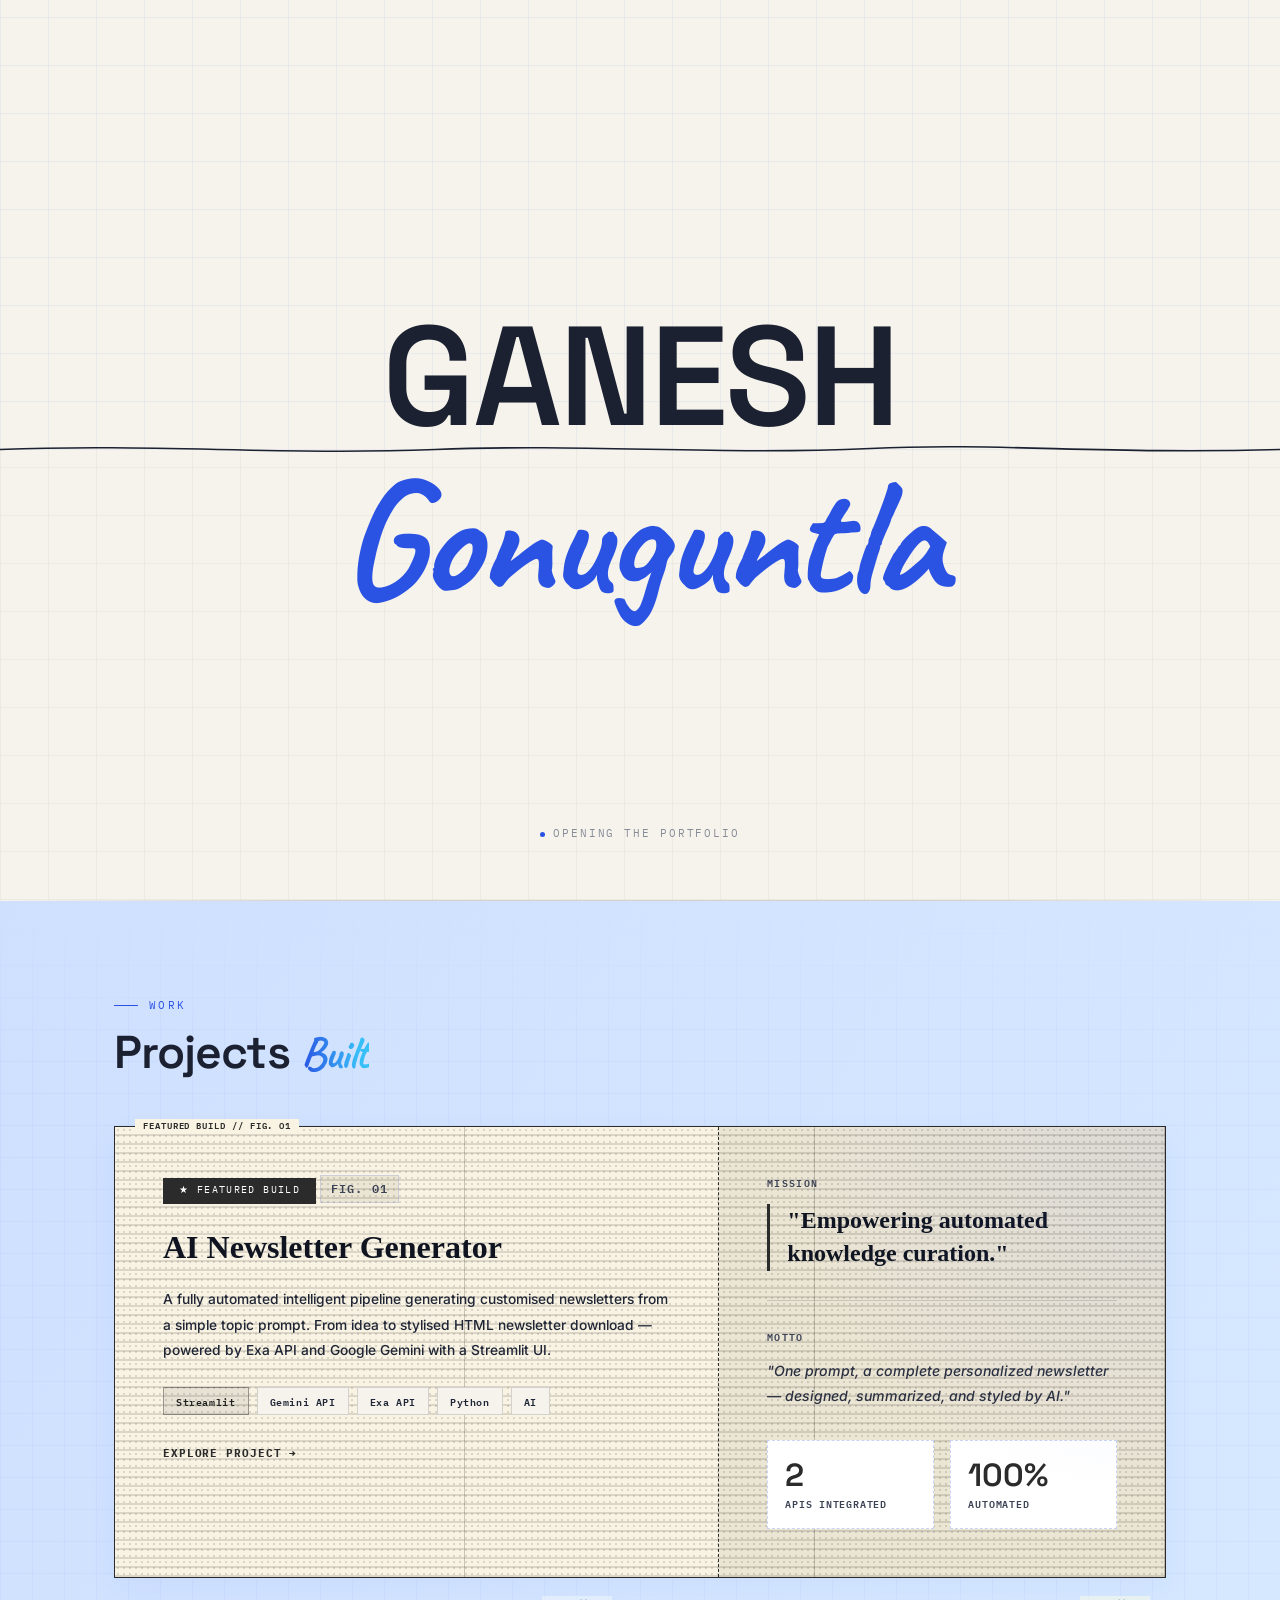
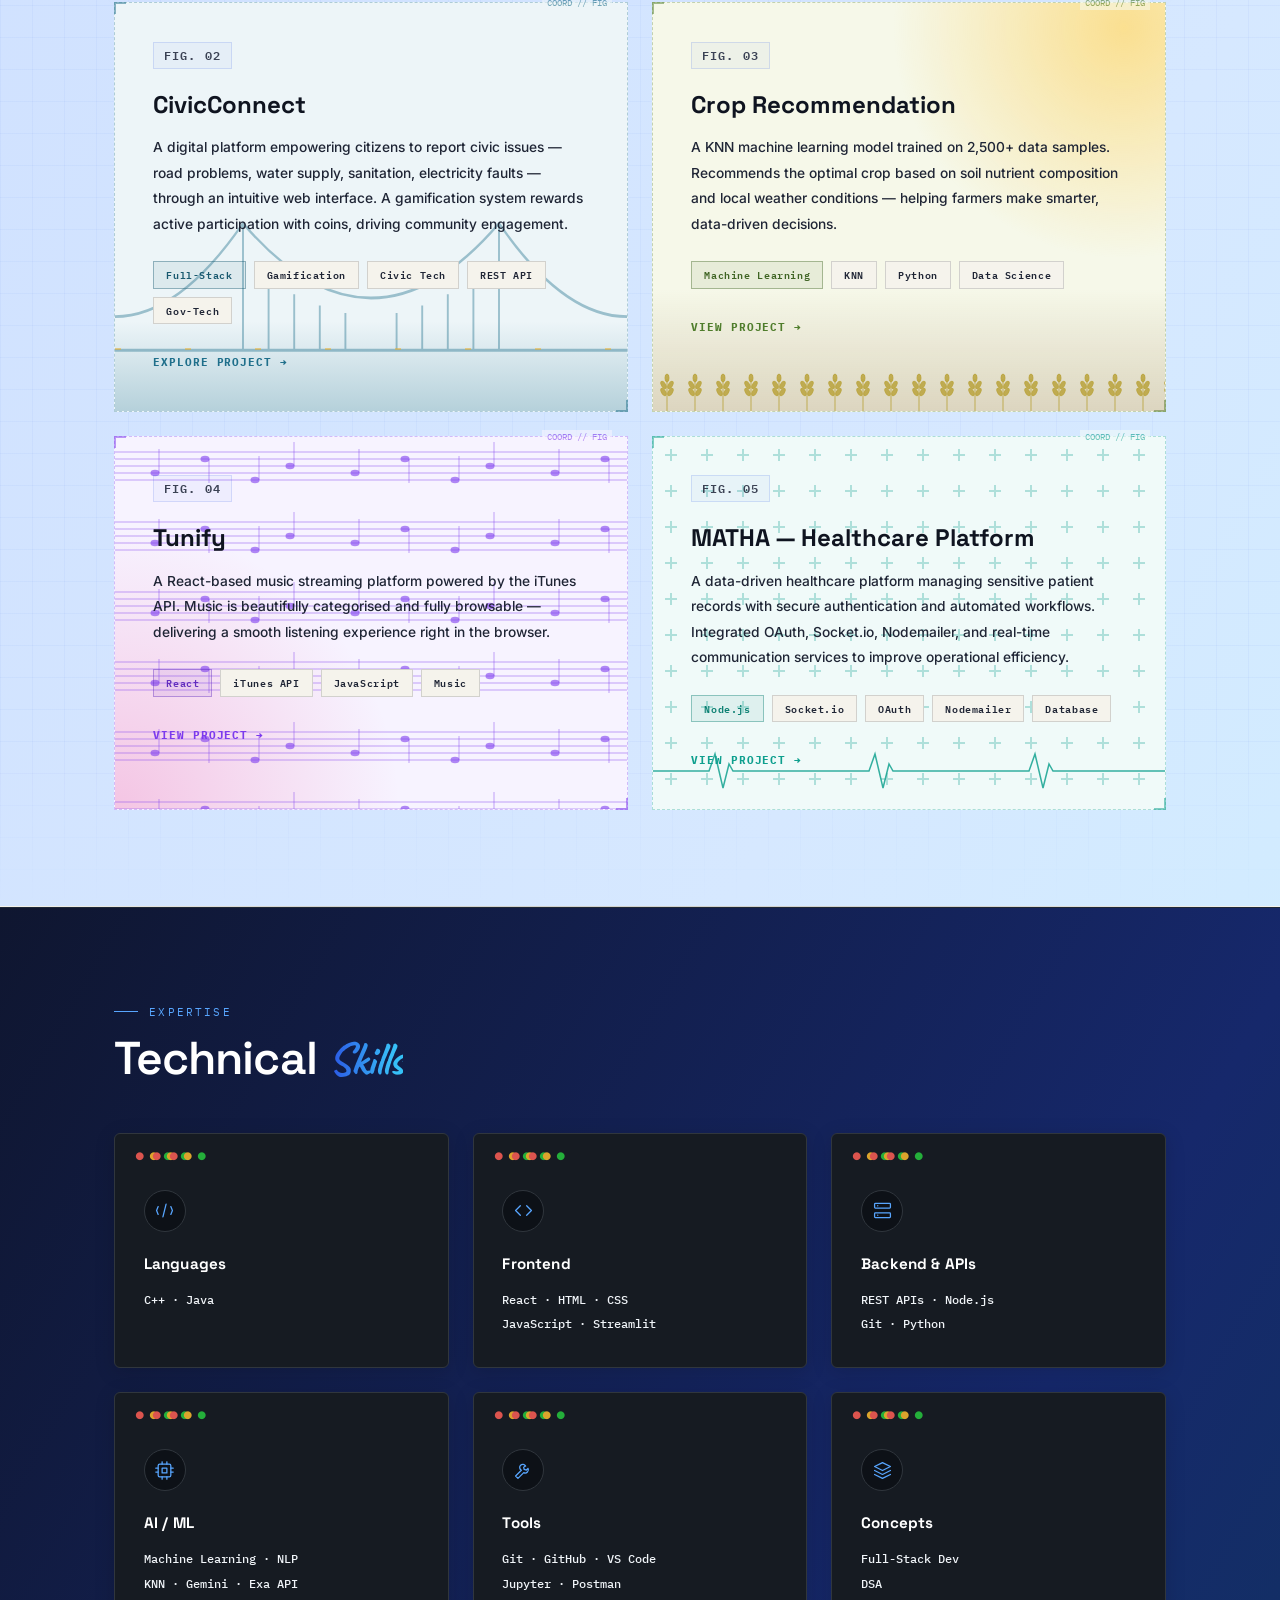
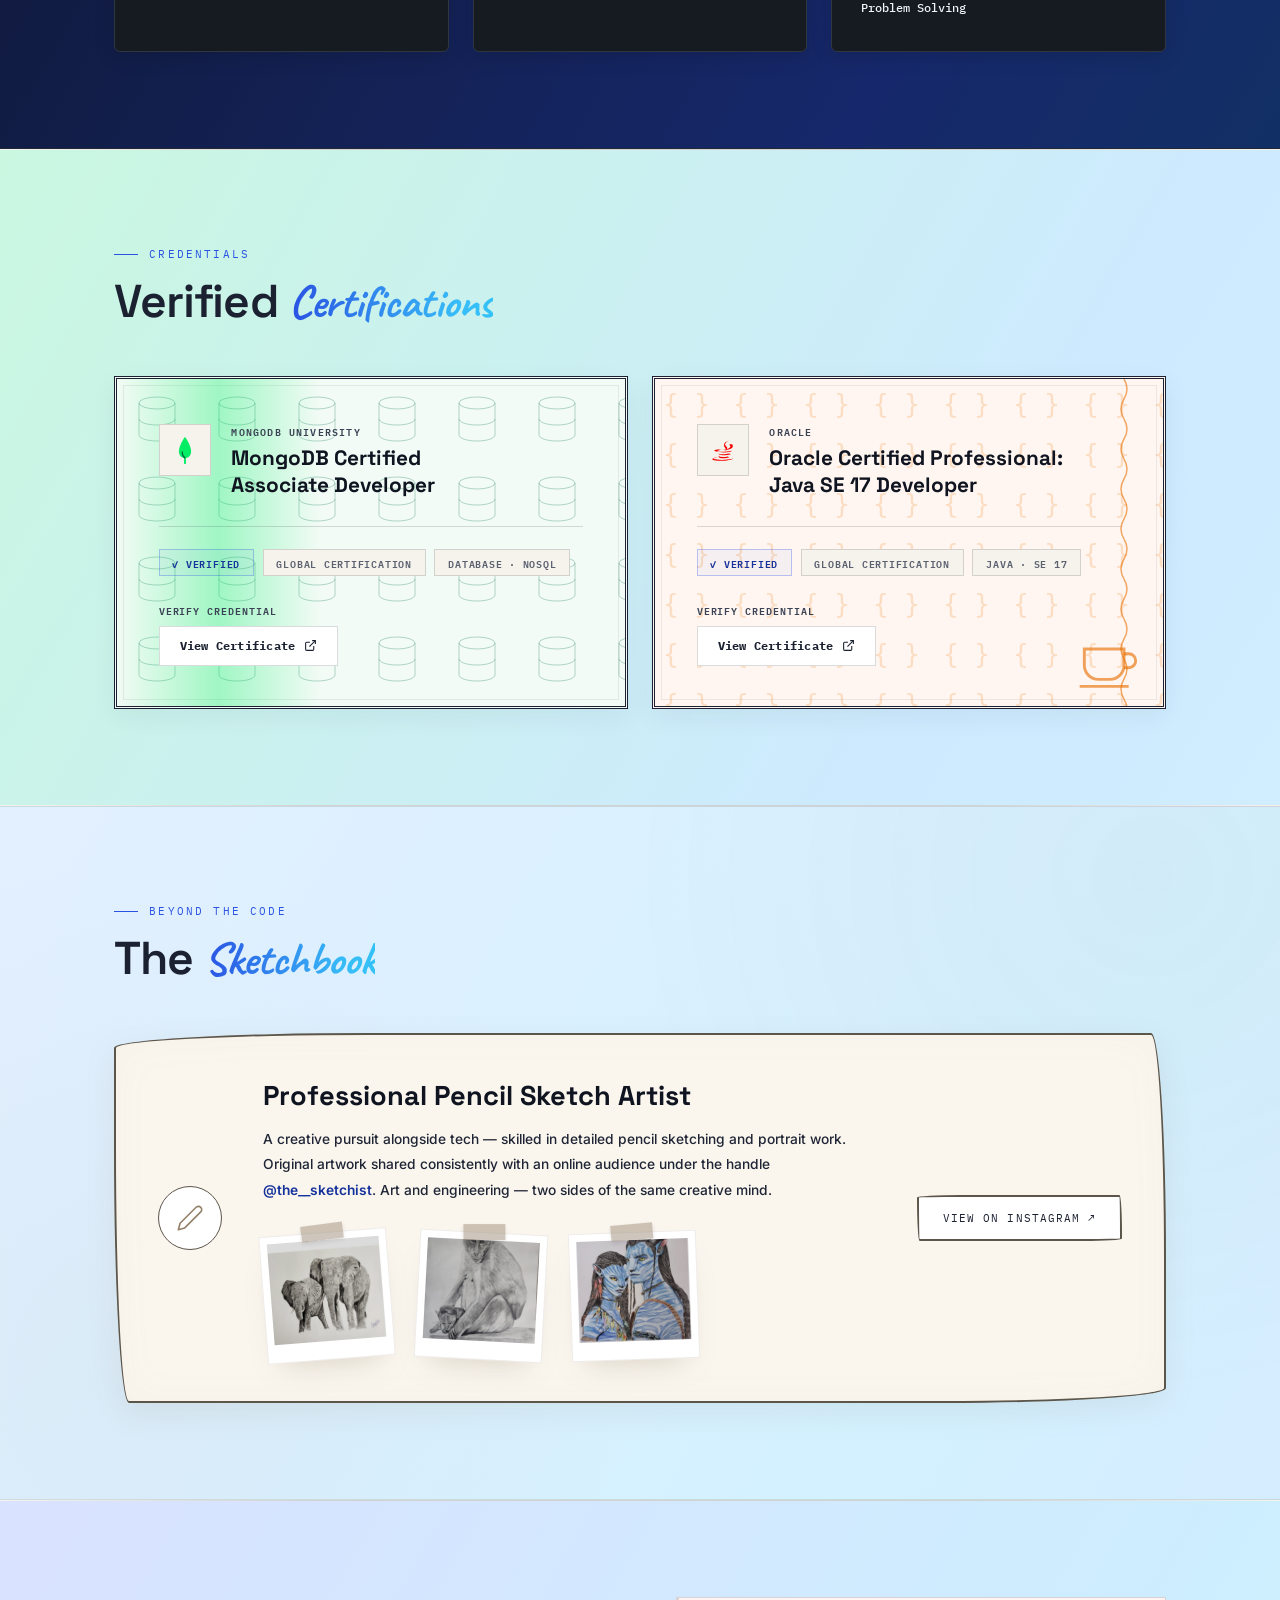
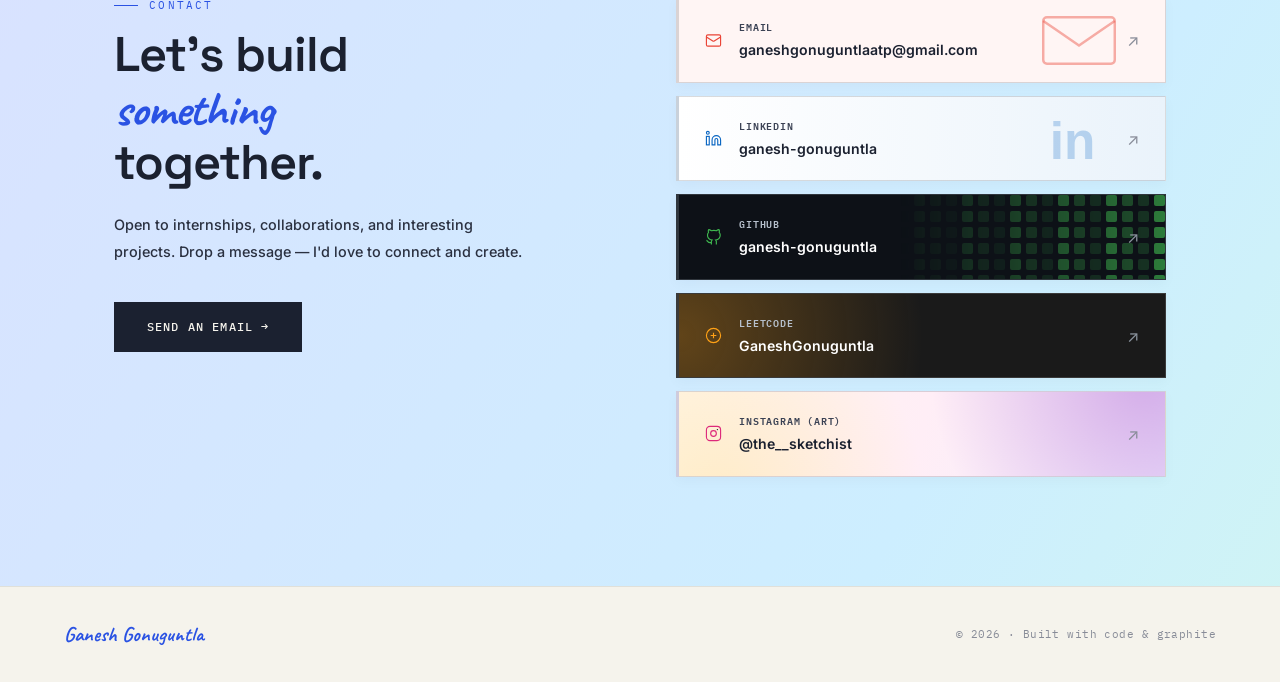
<file: index.html>
<!DOCTYPE html>
<html lang="en">
<head>
<meta charset="UTF-8">
<meta name="viewport" content="width=device-width, initial-scale=1.0">
<title>Ganesh Gonuguntla — Portfolio</title>
<meta name="description" content="Ganesh Gonuguntla — Computer Science undergraduate, full-stack &amp; ML developer, and pencil-sketch artist.">
<link rel="preconnect" href="https://fonts.googleapis.com">
<link rel="preconnect" href="https://fonts.gstatic.com" crossorigin>
<link href="https://fonts.googleapis.com/css2?family=Space+Grotesk:wght@500;600;700&family=Caveat:wght@600;700&family=Inter:wght@400;500;600&family=IBM+Plex+Mono:wght@400;500&display=swap" rel="stylesheet">
<link rel="stylesheet" href="css/style.css">
</head>
<body>

<!-- CUSTOM CURSOR -->
<div id="cursor"></div>
<div id="cursor-ring"></div>

<!-- AMBIENT ORBS -->
<div class="orb orb1"></div>
<div class="orb orb2"></div>

<!-- ============ INTRO — opens from the equator ============ -->
<div id="intro" aria-hidden="true">
  <div class="intro-half intro-top">
    <h1 class="intro-name">GANESH</h1>
  </div>
  <div class="intro-half intro-bottom">
    <h1 class="intro-name">Gonuguntla</h1>
  </div>
  <div class="intro-seam">
    <svg viewBox="0 0 1000 14" preserveAspectRatio="none">
      <path d="M0,7 C120,1 220,13 340,7 C460,1 560,13 680,6 C780,0 860,12 1000,7"/>
    </svg>
  </div>
  <div class="intro-hint"><span></span>opening the portfolio</div>
</div>

<!-- ============ NAV ============ -->
<nav>
  <div class="nav-logo"><span class="dot"></span>Ganesh</div>
  <ul class="nav-links">
    <li><a href="#hero">Home</a></li>
    <li><a href="#projects">Projects</a></li>
    <li><a href="#skills">Skills</a></li>
    <li><a href="#certifications">Certs</a></li>
    <li><a href="#cocurricular">Sketchbook</a></li>
    <li><a href="#contact">Contact</a></li>
  </ul>
  <div class="nav-right">
    <button class="sound-toggle" id="soundToggle" aria-pressed="false" title="Toggle sound">
      <svg class="wave-line" viewBox="0 0 24 24"><polygon points="3 9 8 9 13 4 13 20 8 15 3 15 3 9"/><path d="M16.5 8.5a5 5 0 0 1 0 7"/><path d="M19 6a8.5 8.5 0 0 1 0 12"/></svg>
      <svg class="muted-line" viewBox="0 0 24 24"><polygon points="3 9 8 9 13 4 13 20 8 15 3 15 3 9"/><line x1="17" y1="9" x2="22" y2="14"/><line x1="22" y1="9" x2="17" y2="14"/></svg>
    </button>
    <button class="nav-burger" id="navBurger" aria-label="Open menu">
      <span></span><span></span><span></span>
    </button>
  </div>
</nav>

<div class="menu-backdrop" id="menuBackdrop"></div>
<div class="mobile-menu" id="mobileMenu">
  <a href="#hero">Home</a>
  <a href="#projects">Projects</a>
  <a href="#skills">Skills</a>
  <a href="#certifications">Certifications</a>
  <a href="#cocurricular">Sketchbook</a>
  <a href="#contact">Contact</a>
</div>

<!-- ============ HERO ============ -->
<section id="hero">
  <!-- DECORATIVE BACKDROP ELEMENTS -->
  <div class="hero-bg-code" aria-hidden="true">
    <div class="code-bracket-bg">{ }</div>
    <div class="code-semi-bg">;</div>
    <div class="code-tag-bg">&lt;/&gt;</div>
    <div class="code-term-bg">const developer = "Ganesh";</div>
  </div>
  <div class="hero-bg-art" aria-hidden="true">
    <div class="art-pencil-bg">
      <svg viewBox="0 0 24 24" fill="none" stroke="currentColor" stroke-width="1" stroke-linecap="round" stroke-linejoin="round">
        <path d="M17 3a2.85 2.83 0 1 1 4 4L7.5 20.5 2 22l1.5-5.5Z"/>
        <path d="m15 5 4 4"/>
      </svg>
    </div>
    <div class="art-palette-bg">
      <svg viewBox="0 0 24 24" fill="none" stroke="currentColor" stroke-width="1">
        <path d="M12 22C17.5228 22 22 17.5228 22 12C22 6.47715 17.5228 2 12 2C6.47715 2 2 6.47715 2 12C2 14.7255 3.09032 17.1962 4.85857 19C5.3444 19.4939 6.09117 19.3496 6.3986 18.7562L7.33649 16.945C7.75549 16.136 8.59627 15.625 9.5057 15.625H10.5C11.6046 15.625 12.5 16.5204 12.5 17.625V19C12.5 20.6569 11.1569 22 9.5 22H12Z"/>
        <circle cx="7.5" cy="10.5" r="1" fill="currentColor"/>
        <circle cx="11.5" cy="7.5" r="1" fill="currentColor"/>
        <circle cx="16.5" cy="9.5" r="1" fill="currentColor"/>
      </svg>
    </div>
    <div class="art-brush-bg">
      <svg viewBox="0 0 24 24" fill="none" stroke="currentColor" stroke-width="1" stroke-linecap="round" stroke-linejoin="round">
        <path d="M18 3L21 6L9 18H6V15L18 3Z"/>
        <path d="M9 18c-1.5 1.5-3.5 2-5 1 1-1.5 1.5-3.5 3-5"/>
      </svg>
    </div>
  </div>
  <div class="hero-left fade-up">
    <div class="hero-tag"><span></span><b>B.Tech CS</b>&nbsp;· Open to Opportunities</div>
    <h1 class="hero-name">Gonuguntla
      <span class="script">
        Ganesh
        <svg class="underline-path" viewBox="0 0 400 14" preserveAspectRatio="none">
          <path d="M3,9 C60,2 110,13 170,7 C230,1 290,12 397,5"/>
        </svg>
      </span>
    </h1>
    <p class="hero-summary">Computer Science undergraduate with strong foundations in software development and problem-solving. I build full-stack applications and ML models, with hands-on experience in Git and REST APIs — and sketch in graphite when I'm away from the keyboard.</p>
    <div class="hero-ctas">
      <a href="#projects" class="btn-primary">View Projects →</a>
      <a href="#contact" class="btn-outline">Get In Touch</a>
    </div>
    <div class="hero-socials">
      <a href="https://github.com/ganesh-gonuguntla" target="_blank" rel="noopener" title="GitHub">
        <svg viewBox="0 0 24 24"><path d="M9 19c-5 1.5-5-2.5-7-3m14 6v-3.87a3.37 3.37 0 0 0-.94-2.61c3.14-.35 6.44-1.54 6.44-7A5.44 5.44 0 0 0 20 4.77 5.07 5.07 0 0 0 19.91 1S18.73.65 16 2.48a13.38 13.38 0 0 0-7 0C6.27.65 5.09 1 5.09 1A5.07 5.07 0 0 0 5 4.77a5.44 5.44 0 0 0-1.5 3.78c0 5.42 3.3 6.61 6.44 7A3.37 3.37 0 0 0 9 18.13V22"/></svg>
      </a>
      <a href="https://www.linkedin.com/in/ganesh-gonuguntla-90ba67291" target="_blank" rel="noopener" title="LinkedIn">
        <svg viewBox="0 0 24 24"><path d="M16 8a6 6 0 0 1 6 6v7h-4v-7a2 2 0 0 0-2-2 2 2 0 0 0-2 2v7h-4v-7a6 6 0 0 1 6-6z"/><rect x="2" y="9" width="4" height="12"/><circle cx="4" cy="4" r="2"/></svg>
      </a>
      <a href="https://leetcode.com/u/GaneshGonuguntla/" target="_blank" rel="noopener" title="LeetCode">
        <svg viewBox="0 0 24 24"><circle cx="12" cy="12" r="10"/><path d="M8 12h8M12 8v8"/></svg>
      </a>
      <a href="https://www.instagram.com/the__sketchist" target="_blank" rel="noopener" title="Instagram — Art">
        <svg viewBox="0 0 24 24"><rect x="2" y="2" width="20" height="20" rx="5"/><circle cx="12" cy="12" r="4"/><circle cx="17.5" cy="6.5" r="1" fill="currentColor" stroke="none"/></svg>
      </a>
      <a href="mailto:ganeshgonuguntlaatp@gmail.com" title="Email">
        <svg viewBox="0 0 24 24"><rect x="2" y="4" width="20" height="16" rx="2"/><path d="m22 7-8.97 5.7a1.94 1.94 0 0 1-2.06 0L2 7"/></svg>
      </a>
    </div>
  </div>
  <div class="hero-right fade-up" style="transition-delay:.2s">
    <div class="photo-frame">
      <div class="photo-frame-border"></div>
      <div class="crosshair tl"></div>
      <div class="crosshair tr"></div>
      <div class="crosshair bl"></div>
      <div class="crosshair br"></div>
      <div class="photo-frame-inner">
        <img src="profile.jpeg" alt="Portrait of Ganesh Gonuguntla">
      </div>
      <div class="photo-tag status">
        <span></span>
        <div class="photo-tag-status-text">CS Undergrad</div>
      </div>
    </div>
  </div>
</section>

<div class="divider"></div>

<!-- ============ PROJECTS ============ -->
<section id="projects">
  <div class="section-inner">
    <div class="section-label fade-up">Work</div>
    <h2 class="section-title fade-up">Projects <em>Built</em></h2>
    <div class="projects-grid fade-up">

      <!-- Featured Project: AI Newsletter Generator -->
      <div class="project-featured pt pt-news">
        <div class="project-featured-left">
          <div class="featured-badge">★ Featured Build</div>
          <div class="project-num">FIG. 01</div>
          <h3 class="project-name" style="font-size:2rem;margin-bottom:1rem">AI Newsletter Generator</h3>
          <p class="project-desc">A fully automated intelligent pipeline generating customised newsletters from a simple topic prompt. From idea to stylised HTML newsletter download — powered by Exa API and Google Gemini with a Streamlit UI.</p>
          <div class="project-tags">
            <span class="tag tag-blue">Streamlit</span>
            <span class="tag">Gemini API</span>
            <span class="tag">Exa API</span>
            <span class="tag">Python</span>
            <span class="tag">AI</span>
          </div>
          <a href="https://github.com/ganesh-gonuguntla" target="_blank" rel="noopener" class="project-arrow">Explore Project →</a>
        </div>
        <div class="project-featured-right">
          <p class="spec-label">Mission</p>
          <div class="project-mission">"Empowering automated knowledge curation."</div>
          <div style="margin-top:1.8rem;padding-top:1.8rem;border-top:1px solid var(--line)">
            <p class="spec-label">Motto</p>
            <p style="font-family:var(--body);font-size:.88rem;color:var(--graphite);line-height:1.8;font-style:italic">"One prompt, a complete personalized newsletter — designed, summarized, and styled by AI."</p>
          </div>
          <div class="spec-stats">
            <div class="spec-stat">
              <div class="spec-stat-num">2</div>
              <div class="spec-stat-label">APIs Integrated</div>
            </div>
            <div class="spec-stat">
              <div class="spec-stat-num">100%</div>
              <div class="spec-stat-label">Automated</div>
            </div>
          </div>
        </div>
      </div>

      <!-- CivicConnect -->
      <div class="project-card pt pt-civic">
        <span class="tick tl"></span><span class="tick br"></span>
        <div class="project-num">FIG. 02</div>
        <h3 class="project-name">CivicConnect</h3>
        <p class="project-desc">A digital platform empowering citizens to report civic issues — road problems, water supply, sanitation, electricity faults — through an intuitive web interface. A gamification system rewards active participation with coins, driving community engagement.</p>
        <div class="project-tags">
          <span class="tag tag-blue">Full-Stack</span>
          <span class="tag">Gamification</span>
          <span class="tag">Civic Tech</span>
          <span class="tag">REST API</span>
          <span class="tag">Gov-Tech</span>
        </div>
        <a href="https://civic-connect-two-henna.vercel.app" target="_blank" rel="noopener" class="project-arrow">Explore Project →</a>
      </div>

      <!-- Crop Recommendation -->
      <div class="project-card pt pt-crop">
        <span class="tick tl"></span><span class="tick br"></span>
        <div class="project-num">FIG. 03</div>
        <h3 class="project-name">Crop Recommendation</h3>
        <p class="project-desc">A KNN machine learning model trained on 2,500+ data samples. Recommends the optimal crop based on soil nutrient composition and local weather conditions — helping farmers make smarter, data-driven decisions.</p>
        <div class="project-tags">
          <span class="tag tag-blue">Machine Learning</span>
          <span class="tag">KNN</span>
          <span class="tag">Python</span>
          <span class="tag">Data Science</span>
        </div>
        <span class="project-arrow">View Project →</span>
      </div>

      <!-- Tunify -->
      <div class="project-card pt pt-music">
        <span class="tick tl"></span><span class="tick br"></span>
        <div class="project-num">FIG. 04</div>
        <h3 class="project-name">Tunify</h3>
        <p class="project-desc">A React-based music streaming platform powered by the iTunes API. Music is beautifully categorised and fully browsable — delivering a smooth listening experience right in the browser.</p>
        <div class="project-tags">
          <span class="tag tag-blue">React</span>
          <span class="tag">iTunes API</span>
          <span class="tag">JavaScript</span>
          <span class="tag">Music</span>
        </div>
        <span class="project-arrow">View Project →</span>
      </div>

      <!-- MATHA -->
      <div class="project-card pt pt-med">
        <span class="tick tl"></span><span class="tick br"></span>
        <div class="project-num">FIG. 05</div>
        <h3 class="project-name">MATHA — Healthcare Platform</h3>
        <p class="project-desc">A data-driven healthcare platform managing sensitive patient records with secure authentication and automated workflows. Integrated OAuth, Socket.io, Nodemailer, and real-time communication services to improve operational efficiency.</p>
        <div class="project-tags">
          <span class="tag tag-blue">Node.js</span>
          <span class="tag">Socket.io</span>
          <span class="tag">OAuth</span>
          <span class="tag">Nodemailer</span>
          <span class="tag">Database</span>
        </div>
        <a href="https://github.com/ganesh-gonuguntla/MATHA---HIV-ve-pregnants-data-management.git" target="_blank" rel="noopener" class="project-arrow">View Project →</a>
      </div>

    </div>
  </div>
</section>

<div class="divider"></div>

<!-- ============ SKILLS ============ -->
<section id="skills">
  <div class="section-inner">
    <div class="section-label fade-up">Expertise</div>
    <h2 class="section-title fade-up">Technical <em>Skills</em></h2>
    <div class="skills-grid fade-up">
      <div class="skill-card">
        <div class="skill-icon"><svg viewBox="0 0 24 24" stroke-linecap="round" stroke-linejoin="round"><path d="M4 7l-2 5 2 5"/><path d="M20 7l2 5-2 5"/><path d="M14 4l-4 16"/></svg></div>
        <div class="skill-name">Languages</div>
        <div class="skill-list">C++ · Java</div>
      </div>
      <div class="skill-card">
        <div class="skill-icon"><svg viewBox="0 0 24 24" stroke-linecap="round" stroke-linejoin="round"><polyline points="8 6 2 12 8 18"/><polyline points="16 6 22 12 16 18"/></svg></div>
        <div class="skill-name">Frontend</div>
        <div class="skill-list">React · HTML · CSS<br>JavaScript · Streamlit</div>
      </div>
      <div class="skill-card">
        <div class="skill-icon"><svg viewBox="0 0 24 24" stroke-linecap="round" stroke-linejoin="round"><rect x="2" y="3" width="20" height="6" rx="1"/><rect x="2" y="15" width="20" height="6" rx="1"/><line x1="6" y1="6" x2="6.01" y2="6"/><line x1="6" y1="18" x2="6.01" y2="18"/></svg></div>
        <div class="skill-name">Backend &amp; APIs</div>
        <div class="skill-list">REST APIs · Node.js<br>Git · Python</div>
      </div>
      <div class="skill-card">
        <div class="skill-icon"><svg viewBox="0 0 24 24" stroke-linecap="round" stroke-linejoin="round"><rect x="4" y="4" width="16" height="16" rx="2"/><rect x="9" y="9" width="6" height="6"/><line x1="9" y1="1" x2="9" y2="4"/><line x1="15" y1="1" x2="15" y2="4"/><line x1="9" y1="20" x2="9" y2="23"/><line x1="15" y1="20" x2="15" y2="23"/><line x1="20" y1="9" x2="23" y2="9"/><line x1="20" y1="14" x2="23" y2="14"/><line x1="1" y1="9" x2="4" y2="9"/><line x1="1" y1="14" x2="4" y2="14"/></svg></div>
        <div class="skill-name">AI / ML</div>
        <div class="skill-list">Machine Learning · NLP<br>KNN · Gemini · Exa API</div>
      </div>
      <div class="skill-card">
        <div class="skill-icon"><svg viewBox="0 0 24 24" stroke-linecap="round" stroke-linejoin="round"><path d="M14.7 6.3a4 4 0 1 0-5.4 5.4L2 19l3 3 7.3-7.3a4 4 0 0 0 5.4-5.4l-2.1 2.1-2.7-.7-.7-2.7 2.1-2.1z"/></svg></div>
        <div class="skill-name">Tools</div>
        <div class="skill-list">Git · GitHub · VS Code<br>Jupyter · Postman</div>
      </div>
      <div class="skill-card">
        <div class="skill-icon"><svg viewBox="0 0 24 24" stroke-linecap="round" stroke-linejoin="round"><polygon points="12 2 2 7 12 12 22 7 12 2"/><polyline points="2 17 12 22 22 17"/><polyline points="2 12 12 17 22 12"/></svg></div>
        <div class="skill-name">Concepts</div>
        <div class="skill-list">Full-Stack Dev<br>DSA<br>Problem Solving</div>
      </div>
    </div>
  </div>
</section>

<div class="divider"></div>

<!-- ============ CERTIFICATIONS ============ -->
<section id="certifications">
  <div class="section-inner">
    <div class="section-label fade-up">Credentials</div>
    <h2 class="section-title fade-up">Verified <em>Certifications</em></h2>
    <div class="certs-grid fade-up">

      <!-- MongoDB -->
      <div class="cert-card ct ct-mongo">
        <div class="cert-header">
          <div class="cert-logo-wrap">
            <svg viewBox="0 0 32 32" fill="none" xmlns="http://www.w3.org/2000/svg">
              <path d="M16 2C16 2 9.5 10.5 9.5 17.5C9.5 21.366 12.134 24.5 16 24.5C19.866 24.5 22.5 21.366 22.5 17.5C22.5 10.5 16 2 16 2Z" fill="#00ED64"/>
              <path d="M16 24.5V30" stroke="#00ED64" stroke-width="2" stroke-linecap="round"/>
              <path d="M16 24.5C16 24.5 13 22 13 18" stroke="#005E3D" stroke-width="1.2" stroke-linecap="round"/>
            </svg>
          </div>
          <div>
            <div class="cert-issuer">MongoDB University</div>
            <div class="cert-name">MongoDB Certified<br>Associate Developer</div>
          </div>
        </div>
        <div class="cert-divider"></div>
        <div class="cert-meta">
          <span class="cert-badge cert-badge-verified">✓ Verified</span>
          <span class="cert-badge cert-badge-global">Global Certification</span>
          <span class="cert-badge cert-badge-global">Database · NoSQL</span>
        </div>
        <div class="cert-credential-label">Verify Credential</div>
        <a href="https://learn.mongodb.com/c/-6ahwezbRFiCb0XOeQOtGA" target="_blank" rel="noopener" class="cert-link">
          View Certificate
          <svg viewBox="0 0 24 24"><path d="M18 13v6a2 2 0 0 1-2 2H5a2 2 0 0 1-2-2V8a2 2 0 0 1 2-2h6"/><polyline points="15 3 21 3 21 9"/><line x1="10" y1="14" x2="21" y2="3"/></svg>
        </a>
      </div>

      <!-- Oracle Java -->
      <div class="cert-card ct ct-java">
        <div class="cert-header">
          <div class="cert-logo-wrap">
            <svg viewBox="0 0 32 32" fill="none" xmlns="http://www.w3.org/2000/svg">
              <path d="M12.5 22C12.5 22 11 22.8 13.5 23.1C16.5 23.5 18 23.4 21 22.8C21 22.8 21.8 23.3 22.9 23.7C16.3 26.5 8 23.5 12.5 22Z" fill="#F80000"/>
              <path d="M11.7 19C11.7 19 10 20 12.5 20.3C15.8 20.7 18.5 20.7 23 19.7C23 19.7 23.6 20.3 24.5 20.6C17 23 8.5 20.9 11.7 19Z" fill="#F80000"/>
              <path d="M18.3 13.8C19.9 15.6 17.8 17.2 17.8 17.2C17.8 17.2 22 15.3 20 12.8C18.1 10.4 16.6 9.2 22 6C22 6 14.1 8 18.3 13.8Z" fill="#F80000"/>
              <path d="M25.9 24.5C25.9 24.5 27 25.2 24.7 25.7C20.4 26.7 10.3 27 6.5 25.7C5.1 25.2 7.7 24.5 8.5 24.3C9.4 24.1 9.9 24.2 9.9 24.2C8.5 23.2 1.5 26 6.2 26.8C18.8 28.9 29.3 25.5 25.9 24.5Z" fill="#F80000"/>
              <path d="M13 15.9C13 15.9 7 17.3 11 17.8C12.9 18.1 16.7 18 20.2 17.7C23.1 17.4 26 16.8 26 16.8C26 16.8 25 17.3 24.2 17.8C16.6 19.8 4 17.6 7.3 16C10.1 14.6 13 15.9 13 15.9Z" fill="#F80000"/>
              <path d="M22.3 10.5C22.3 10.5 25.8 12.3 22.4 14C18.4 16 13.9 16.1 10 14.8C10 14.8 11 15.5 14 15.8C19.5 16.3 26.5 15.6 26.5 11.8C26.5 8.4 22.3 10.5 22.3 10.5Z" fill="#F80000"/>
            </svg>
          </div>
          <div>
            <div class="cert-issuer">Oracle</div>
            <div class="cert-name">Oracle Certified Professional:<br>Java SE 17 Developer</div>
          </div>
        </div>
        <div class="cert-divider"></div>
        <div class="cert-meta">
          <span class="cert-badge cert-badge-verified">✓ Verified</span>
          <span class="cert-badge cert-badge-global">Global Certification</span>
          <span class="cert-badge cert-badge-global">Java · SE 17</span>
        </div>
        <div class="cert-credential-label">Verify Credential</div>
        <a href="https://catalog-education.oracle.com/ords/certview/sharebadge?id=D4DD4F46A98FB9F9305BDC0299B3FA44D88B295876DB74418FB3D28D5EBB62EB" target="_blank" rel="noopener" class="cert-link">
          View Certificate
          <svg viewBox="0 0 24 24"><path d="M18 13v6a2 2 0 0 1-2 2H5a2 2 0 0 1-2-2V8a2 2 0 0 1 2-2h6"/><polyline points="15 3 21 3 21 9"/><line x1="10" y1="14" x2="21" y2="3"/></svg>
        </a>
      </div>

    </div>
  </div>
</section>

<div class="divider"></div>

<!-- ============ SKETCHBOOK (co-curricular) ============ -->
<section id="cocurricular">
  <div class="section-inner">
    <div class="section-label fade-up">Beyond the Code</div>
    <h2 class="section-title fade-up">The <em>Sketchbook</em></h2>
    <div class="activity-card fade-up">
      <div class="activity-icon">
        <svg viewBox="0 0 24 24" stroke-linecap="round" stroke-linejoin="round"><path d="M17 3a2.85 2.83 0 1 1 4 4L7.5 20.5 2 22l1.5-5.5z"/></svg>
      </div>
      <div>
        <h3 class="activity-title">Professional Pencil Sketch Artist</h3>
        <p class="activity-desc">A creative pursuit alongside tech — skilled in detailed pencil sketching and portrait work. Original artwork shared consistently with an online audience under the handle <strong>@the__sketchist</strong>. Art and engineering — two sides of the same creative mind.</p>
        <div class="artwork-gallery">
          <div class="pinned"><span class="washi"></span><img src="art1.jpeg" alt="Pencil sketch of two elephants"></div>
          <div class="pinned"><span class="washi"></span><img src="art2.jpeg" alt="Pencil sketch of a macaque and infant"></div>
          <div class="pinned"><span class="washi"></span><img src="art3.jpeg" alt="Colour pencil sketch of two Avatar characters"></div>
        </div>
      </div>
      <a href="https://www.instagram.com/the__sketchist?igsh=MW9zeXJtNzhoeHh6MA==" target="_blank" rel="noopener" class="activity-link">View on Instagram ↗</a>
    </div>
  </div>
</section>

<div class="divider"></div>

<!-- ============ CONTACT ============ -->
<section id="contact">
  <div class="section-inner">
    <div class="contact-grid">
      <div class="fade-up">
        <div class="section-label">Contact</div>
        <h2 class="contact-big">Let's build<br><em>something</em><br>together.</h2>
        <p class="contact-sub">Open to internships, collaborations, and interesting projects. Drop a message — I'd love to connect and create.</p>
        <a href="mailto:ganeshgonuguntlaatp@gmail.com" class="btn-primary">Send an Email →</a>
      </div>
      <div class="fade-up" style="transition-delay:.15s">
        <a href="mailto:ganeshgonuguntlaatp@gmail.com" class="contact-row rc rc-mail">
          <svg viewBox="0 0 24 24"><rect x="2" y="4" width="20" height="16" rx="2"/><path d="m22 7-8.97 5.7a1.94 1.94 0 0 1-2.06 0L2 7"/></svg>
          <div><span class="contact-row-label">Email</span><span class="contact-row-val">ganeshgonuguntlaatp@gmail.com</span></div>
          <span class="contact-arrow">↗</span>
        </a>
        <a href="https://www.linkedin.com/in/ganesh-gonuguntla-90ba67291" target="_blank" rel="noopener" class="contact-row rc rc-in">
          <svg viewBox="0 0 24 24"><path d="M16 8a6 6 0 0 1 6 6v7h-4v-7a2 2 0 0 0-2-2 2 2 0 0 0-2 2v7h-4v-7a6 6 0 0 1 6-6z"/><rect x="2" y="9" width="4" height="12"/><circle cx="4" cy="4" r="2"/></svg>
          <div><span class="contact-row-label">LinkedIn</span><span class="contact-row-val">ganesh-gonuguntla</span></div>
          <span class="contact-arrow">↗</span>
        </a>
        <a href="https://github.com/ganesh-gonuguntla" target="_blank" rel="noopener" class="contact-row rc rc-gh">
          <svg viewBox="0 0 24 24"><path d="M9 19c-5 1.5-5-2.5-7-3m14 6v-3.87a3.37 3.37 0 0 0-.94-2.61c3.14-.35 6.44-1.54 6.44-7A5.44 5.44 0 0 0 20 4.77 5.07 5.07 0 0 0 19.91 1S18.73.65 16 2.48a13.38 13.38 0 0 0-7 0C6.27.65 5.09 1 5.09 1A5.07 5.07 0 0 0 5 4.77a5.44 5.44 0 0 0-1.5 3.78c0 5.42 3.3 6.61 6.44 7A3.37 3.37 0 0 0 9 18.13V22"/></svg>
          <div><span class="contact-row-label">GitHub</span><span class="contact-row-val">ganesh-gonuguntla</span></div>
          <span class="contact-arrow">↗</span>
        </a>
        <a href="https://leetcode.com/u/GaneshGonuguntla/" target="_blank" rel="noopener" class="contact-row rc rc-lc">
          <svg viewBox="0 0 24 24"><circle cx="12" cy="12" r="10"/><path d="M8 12h8M12 8v8"/></svg>
          <div><span class="contact-row-label">LeetCode</span><span class="contact-row-val">GaneshGonuguntla</span></div>
          <span class="contact-arrow">↗</span>
        </a>
        <a href="https://www.instagram.com/the__sketchist" target="_blank" rel="noopener" class="contact-row rc rc-ig">
          <svg viewBox="0 0 24 24"><rect x="2" y="2" width="20" height="20" rx="5"/><circle cx="12" cy="12" r="4"/><circle cx="17.5" cy="6.5" r="1" fill="currentColor" stroke="none"/></svg>
          <div><span class="contact-row-label">Instagram (Art)</span><span class="contact-row-val">@the__sketchist</span></div>
          <span class="contact-arrow">↗</span>
        </a>
      </div>
    </div>
  </div>
</section>

<footer>
  <div class="footer-name">Ganesh Gonuguntla</div>
  <div class="footer-copy">© 2026 · Built with code &amp; graphite</div>
</footer>

<script src="js/script.js"></script>
</body>
</html>
</file>
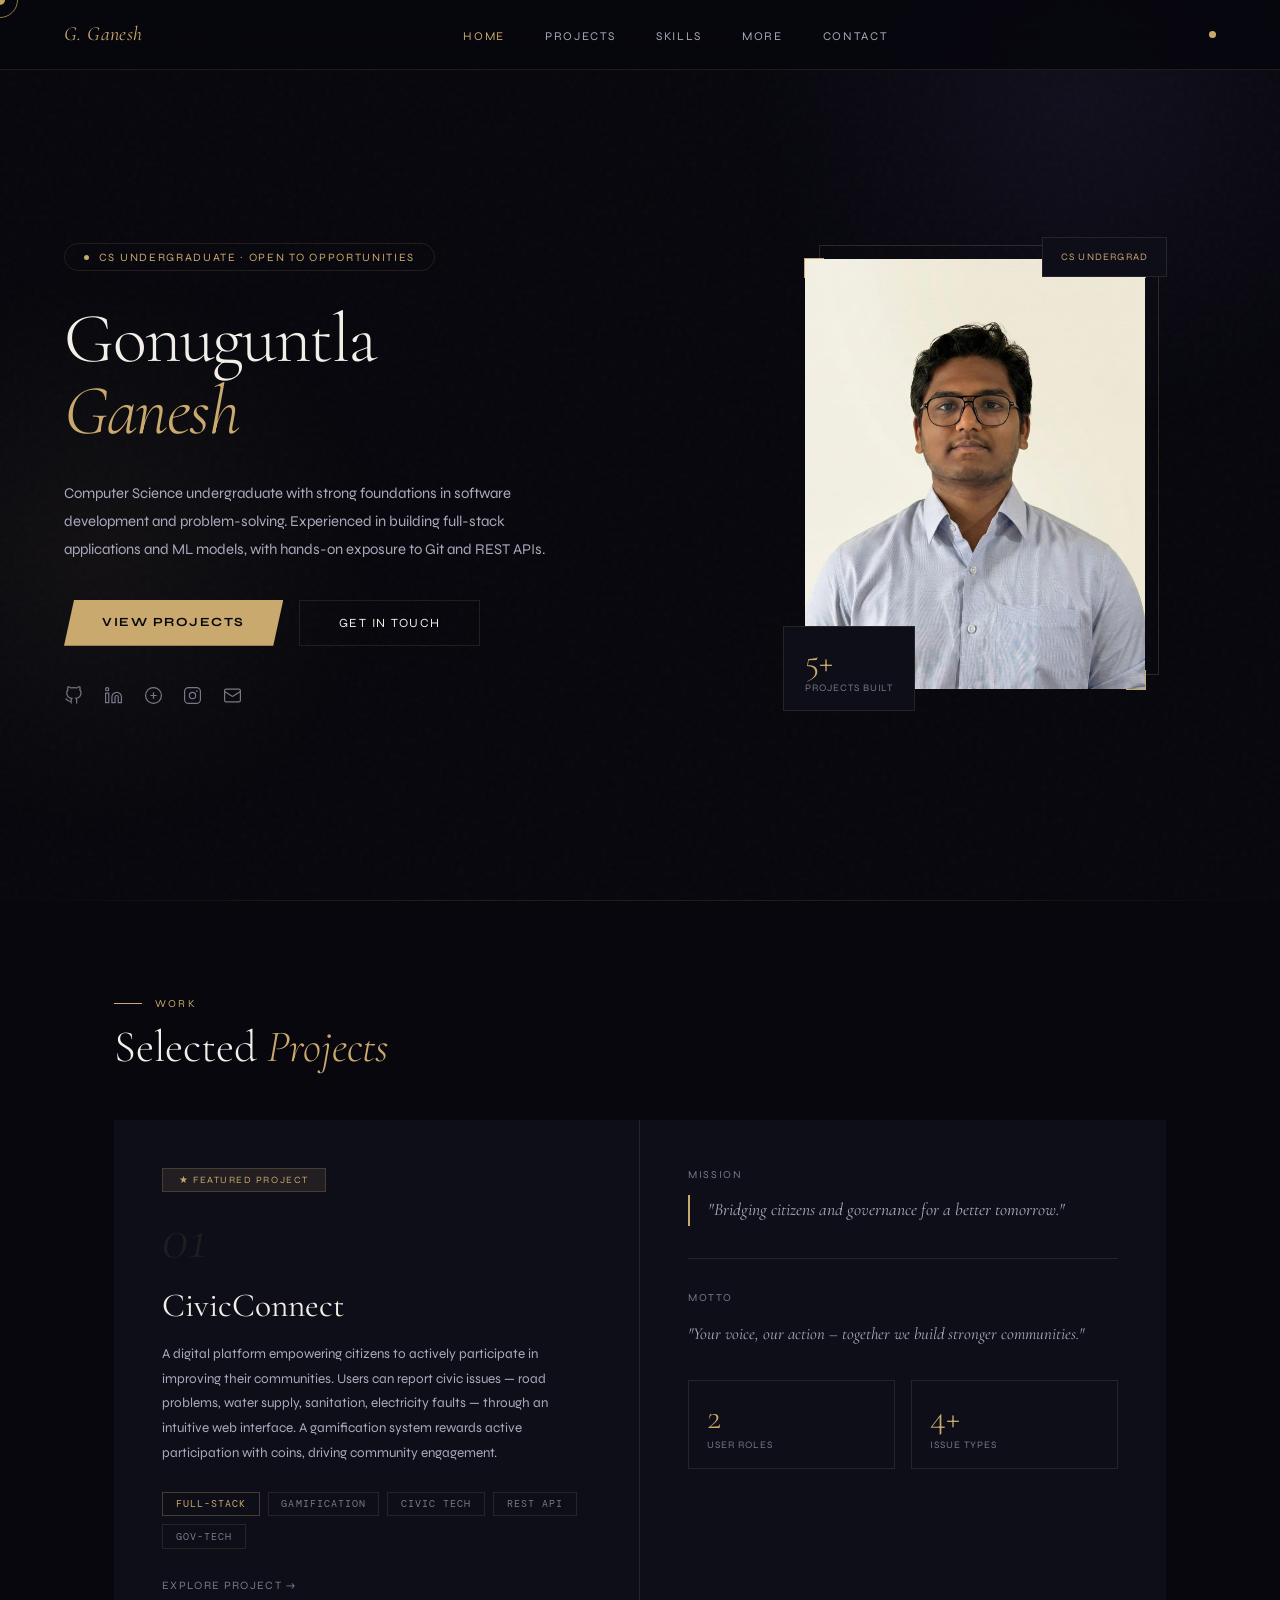
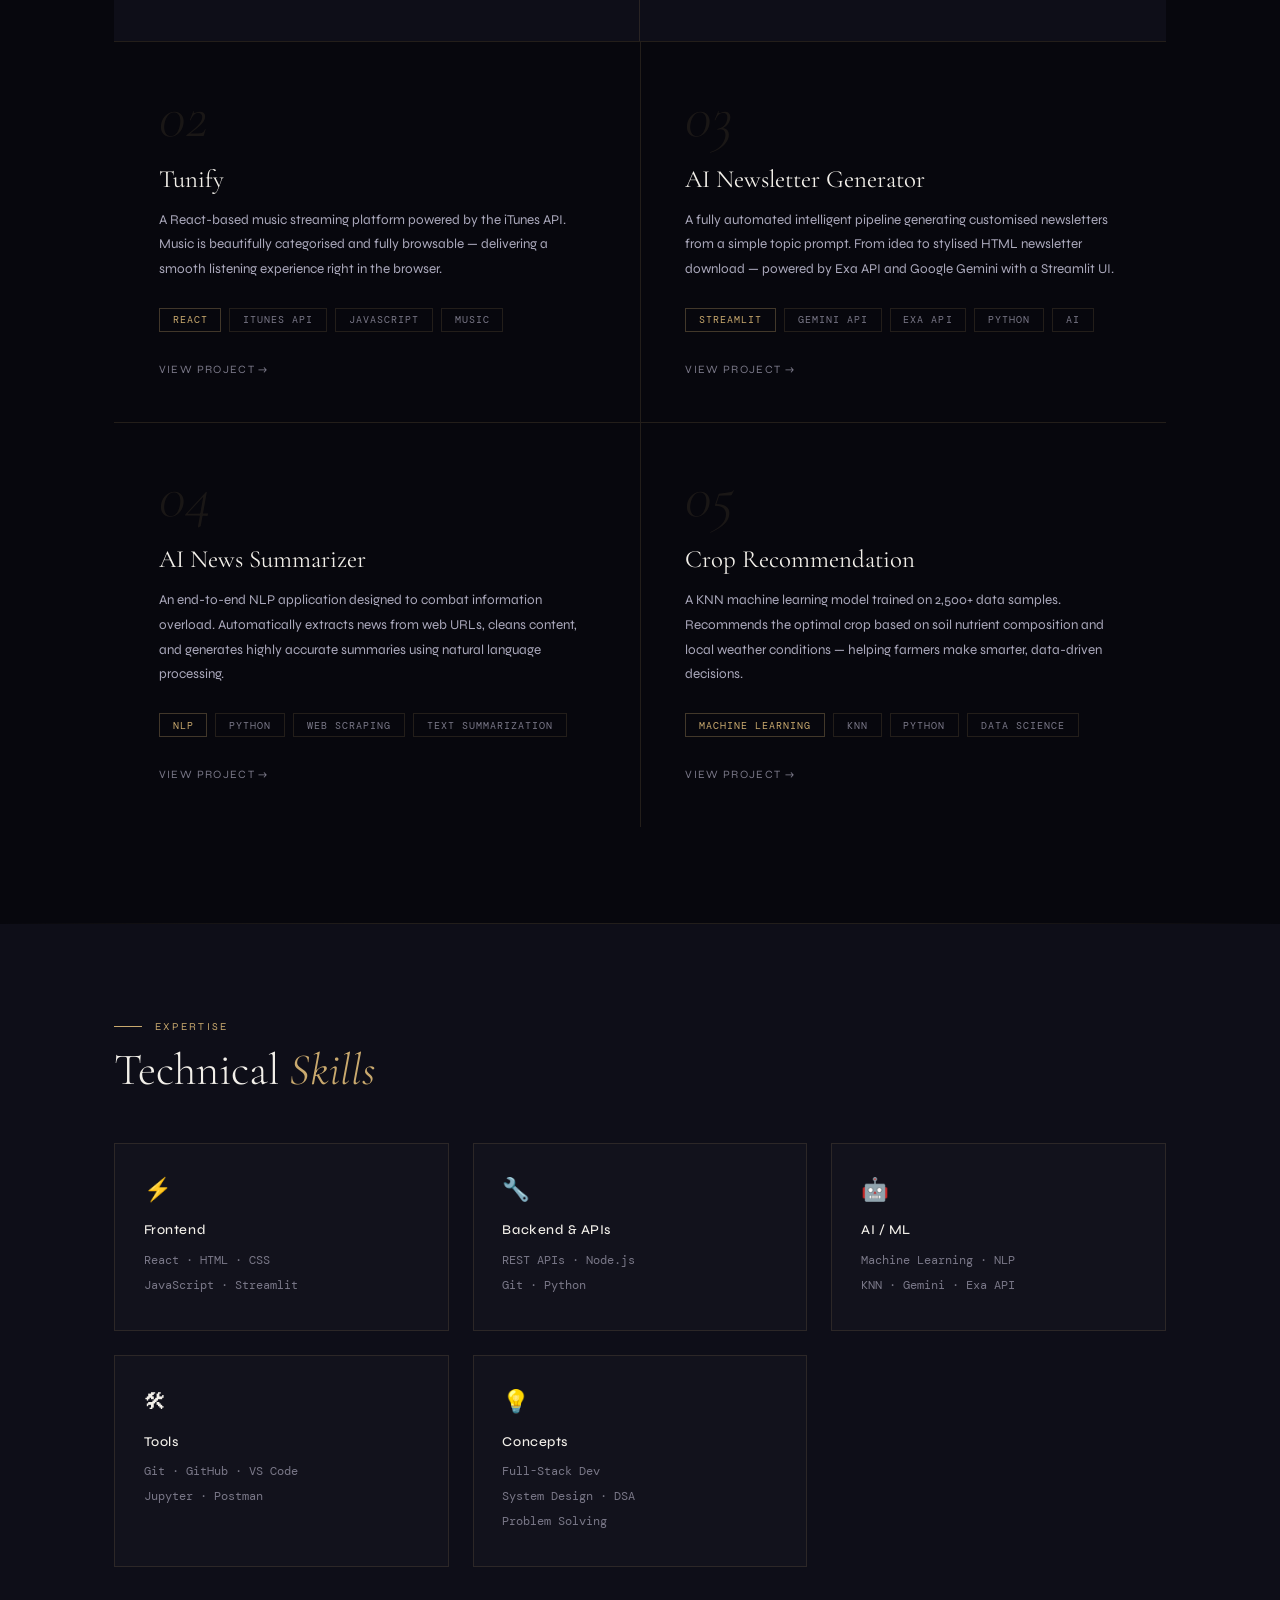
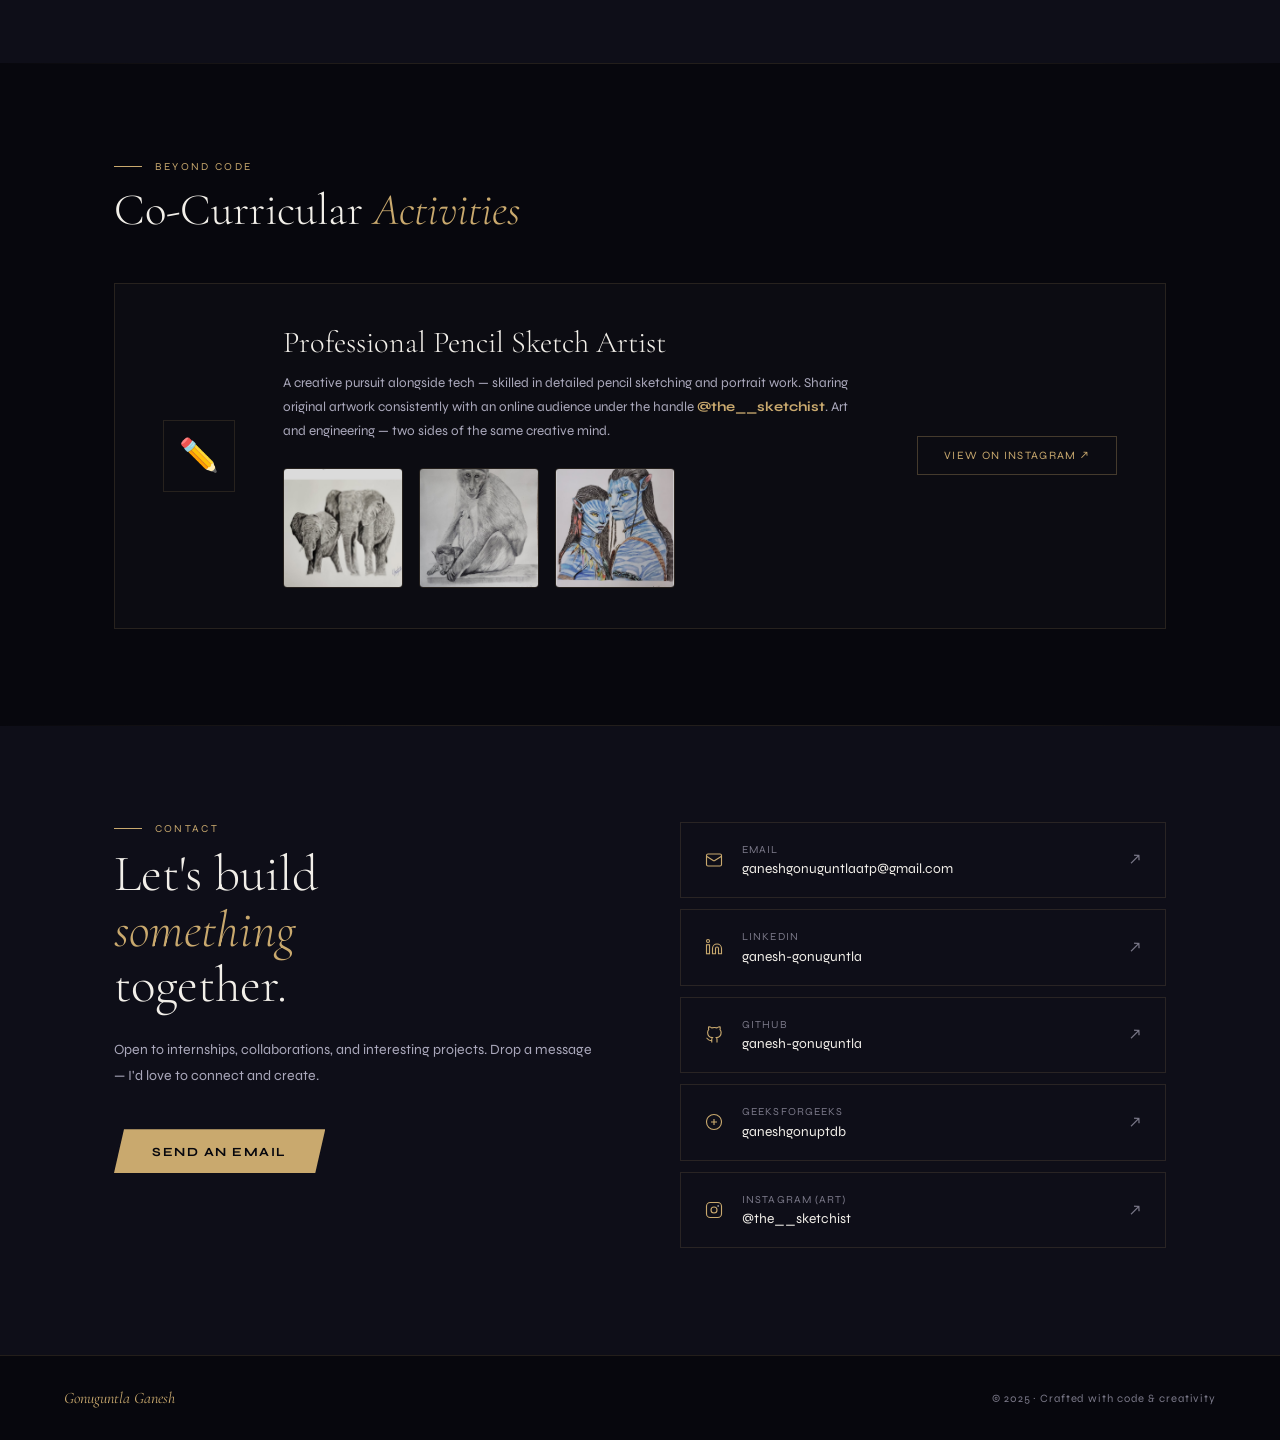
<file: portfolio.html>
<!DOCTYPE html>
<html lang="en">
<head>
<meta charset="UTF-8">
<meta name="viewport" content="width=device-width, initial-scale=1.0">
<title>Ganesh Gonuguntla — Portfolio</title>
<link href="https://fonts.googleapis.com/css2?family=Cormorant+Garamond:ital,wght@0,300;0,400;0,600;1,300;1,400&family=Syne:wght@400;500;700&family=DM+Mono:wght@300;400&display=swap" rel="stylesheet">
<style>
*{margin:0;padding:0;box-sizing:border-box}
:root{
  --bg:#07070d;
  --bg2:#0e0e18;
  --bg3:#16161f;
  --gold:#c9a96e;
  --gold2:#e8c98a;
  --violet:#9b7fea;
  --text:#f2efe9;
  --muted:#7a7888;
  --muted2:#aba9bc;
  --border:rgba(201,169,110,0.14);
  --card:rgba(255,255,255,0.025);
}
html{scroll-behavior:smooth}
body{background:var(--bg);color:var(--text);font-family:'Syne',sans-serif;font-weight:400;overflow-x:hidden;cursor:none}
#cursor{position:fixed;width:10px;height:10px;background:var(--gold);border-radius:50%;pointer-events:none;z-index:9999;transform:translate(-50%,-50%);mix-blend-mode:difference}
#cursor-ring{position:fixed;width:36px;height:36px;border:1px solid rgba(201,169,110,0.7);border-radius:50%;pointer-events:none;z-index:9998;transform:translate(-50%,-50%);transition:all .18s ease}
body::after{content:'';position:fixed;inset:0;background-image:url("data:image/svg+xml,%3Csvg viewBox='0 0 200 200' xmlns='http://www.w3.org/2000/svg'%3E%3Cfilter id='n'%3E%3CfeTurbulence type='fractalNoise' baseFrequency='0.85' numOctaves='4' stitchTiles='stitch'/%3E%3C/filter%3E%3Crect width='100%25' height='100%25' filter='url(%23n)' opacity='0.04'/%3E%3C/svg%3E");pointer-events:none;z-index:1;opacity:.6}
.orb{position:fixed;border-radius:50%;pointer-events:none;z-index:0;transition:transform 1s ease}
.orb1{width:700px;height:700px;top:-250px;right:-150px;background:radial-gradient(circle,rgba(155,127,234,0.07) 0%,transparent 70%)}
.orb2{width:600px;height:600px;bottom:5%;left:-200px;background:radial-gradient(circle,rgba(201,169,110,0.06) 0%,transparent 70%)}

/* NAV */
nav{position:fixed;top:0;left:0;right:0;z-index:200;padding:1.4rem 5vw;display:flex;align-items:center;justify-content:space-between;border-bottom:1px solid var(--border);background:rgba(7,7,13,0.85);backdrop-filter:blur(24px)}
.nav-logo{font-family:'Cormorant Garamond',serif;font-size:1.25rem;font-style:italic;color:var(--gold);letter-spacing:.02em}
.nav-links{display:flex;gap:2.5rem;list-style:none}
.nav-links a{color:var(--muted2);text-decoration:none;font-size:.74rem;letter-spacing:.14em;text-transform:uppercase;transition:color .3s}
.nav-links a:hover{color:var(--gold)}
.nav-dot{width:7px;height:7px;background:var(--gold);border-radius:50%;animation:pulse 2.5s infinite}
@keyframes pulse{0%,100%{opacity:1;transform:scale(1)}50%{opacity:.3;transform:scale(.7)}}

/* HERO */
#hero{position:relative;min-height:100vh;display:grid;grid-template-columns:1.1fr 0.9fr;align-items:center;padding:8rem 5vw 5rem;gap:5rem;z-index:2}
.hero-left{display:flex;flex-direction:column;gap:2rem}
.hero-tag{display:inline-flex;align-items:center;gap:.6rem;border:1px solid var(--border);border-radius:100px;padding:.4rem 1.2rem;font-size:.7rem;letter-spacing:.15em;text-transform:uppercase;color:var(--gold);width:fit-content}
.hero-tag span{width:5px;height:5px;background:var(--gold);border-radius:50%;animation:pulse 2s infinite}
h1.hero-name{font-family:'Cormorant Garamond',serif;font-size:clamp(3.5rem,5.5vw,6rem);line-height:1.02;font-weight:300;letter-spacing:-.02em}
h1.hero-name em{font-style:italic;color:var(--gold)}
.hero-summary{font-size:.93rem;line-height:1.9;color:var(--muted2);max-width:500px}
.hero-ctas{display:flex;gap:1rem;flex-wrap:wrap;margin-top:.3rem}
.btn-primary{padding:.9rem 2.4rem;background:var(--gold);color:#07070d;border:none;font-family:'Syne',sans-serif;font-size:.78rem;letter-spacing:.12em;text-transform:uppercase;font-weight:700;cursor:pointer;text-decoration:none;transition:all .3s;clip-path:polygon(10px 0%,100% 0%,calc(100% - 10px) 100%,0% 100%);display:inline-block}
.btn-primary:hover{background:var(--gold2);transform:translateY(-2px)}
.btn-outline{padding:.9rem 2.4rem;background:transparent;color:var(--text);border:1px solid var(--border);font-family:'Syne',sans-serif;font-size:.78rem;letter-spacing:.12em;text-transform:uppercase;cursor:pointer;text-decoration:none;transition:all .3s;display:inline-block}
.btn-outline:hover{border-color:var(--gold);color:var(--gold);transform:translateY(-2px)}
.hero-socials{display:flex;gap:1.3rem;align-items:center;padding-top:.5rem}
.hero-socials a{color:var(--muted);transition:color .3s;display:flex;align-items:center}
.hero-socials a:hover{color:var(--gold)}
.hero-socials svg{width:19px;height:19px;fill:none;stroke:currentColor;stroke-width:1.5}

/* photo */
.hero-right{display:flex;justify-content:center;align-items:center;position:relative}
.photo-frame{position:relative;width:340px;height:430px}
.photo-frame-border{position:absolute;inset:0;border:1px solid var(--border)}
.photo-frame-corner{position:absolute;width:20px;height:20px}
.photo-frame-corner.tl{top:-1px;left:-1px;border-top:2px solid var(--gold);border-left:2px solid var(--gold)}
.photo-frame-corner.tr{top:-1px;right:-1px;border-top:2px solid var(--gold);border-right:2px solid var(--gold)}
.photo-frame-corner.bl{bottom:-1px;left:-1px;border-bottom:2px solid var(--gold);border-left:2px solid var(--gold)}
.photo-frame-corner.br{bottom:-1px;right:-1px;border-bottom:2px solid var(--gold);border-right:2px solid var(--gold)}
.photo-frame-accent{position:absolute;top:-14px;right:-14px;width:100%;height:100%;border:1px solid rgba(201,169,110,0.2)}
.photo-frame-inner{position:absolute;inset:0;background:var(--bg3);display:flex;flex-direction:column;align-items:center;justify-content:center;gap:1.2rem;overflow:hidden}
.photo-frame-inner img{width:100%;height:100%;object-fit:cover;display:block}
.photo-placeholder-icon{width:88px;height:88px;border-radius:50%;background:var(--bg2);border:1px solid var(--border);display:flex;align-items:center;justify-content:center}
.photo-placeholder-icon svg{width:42px;height:42px;stroke:var(--muted);fill:none;stroke-width:1.2}
.photo-placeholder-text{font-size:.72rem;color:var(--muted);letter-spacing:.07em;text-align:center;padding:0 2rem;line-height:1.6}
.photo-badge{position:absolute;bottom:-22px;left:-22px;background:var(--bg2);border:1px solid var(--border);padding:1rem 1.3rem;z-index:3}
.photo-badge-num{font-family:'Cormorant Garamond',serif;font-size:2.2rem;color:var(--gold);font-weight:300;line-height:1}
.photo-badge-label{font-size:.62rem;color:var(--muted);letter-spacing:.1em;text-transform:uppercase;margin-top:.25rem}
.photo-badge2{position:absolute;top:-22px;right:-22px;background:var(--bg2);border:1px solid var(--border);padding:.8rem 1.1rem;z-index:3;text-align:center}
.photo-badge2-text{font-size:.62rem;color:var(--gold);letter-spacing:.12em;text-transform:uppercase}

/* SECTIONS */
section{position:relative;z-index:2}
.section-inner{max-width:1180px;margin:0 auto;padding:6rem 5vw}
.section-label{font-size:.66rem;letter-spacing:.22em;text-transform:uppercase;color:var(--gold);margin-bottom:.8rem;display:flex;align-items:center;gap:.8rem}
.section-label::before{content:'';display:block;width:28px;height:1px;background:var(--gold)}
.section-title{font-family:'Cormorant Garamond',serif;font-size:clamp(2rem,3.5vw,3.2rem);font-weight:300;line-height:1.1;margin-bottom:3rem}
.section-title em{font-style:italic;color:var(--gold)}
.divider{height:1px;background:linear-gradient(90deg,transparent,var(--border) 30%,var(--border) 70%,transparent)}

/* PROJECTS */
.projects-grid{display:grid;grid-template-columns:1fr 1fr;gap:1px;background:var(--border)}
.project-card{background:var(--bg);padding:2.8rem;transition:background .35s;position:relative;overflow:hidden}
.project-card::before{content:'';position:absolute;inset:0;background:linear-gradient(135deg,rgba(201,169,110,0.04),transparent 60%);opacity:0;transition:opacity .4s}
.project-card:hover::before{opacity:1}
.project-card:hover{background:var(--bg2)}
.project-num{font-family:'Cormorant Garamond',serif;font-size:3.8rem;color:rgba(201,169,110,0.1);font-weight:300;line-height:1;margin-bottom:1rem;font-style:italic}
.project-name{font-family:'Cormorant Garamond',serif;font-size:1.55rem;font-weight:400;margin-bottom:.85rem}
.project-desc{font-size:.84rem;line-height:1.85;color:var(--muted2);margin-bottom:1.6rem}
.project-tags{display:flex;flex-wrap:wrap;gap:.5rem;margin-bottom:1.6rem}
.tag{font-size:.63rem;letter-spacing:.1em;text-transform:uppercase;padding:.3rem .8rem;border:1px solid var(--border);color:var(--muted);font-family:'DM Mono',monospace}
.tag-gold{border-color:rgba(201,169,110,0.3);color:var(--gold)}
.project-arrow{display:inline-flex;align-items:center;gap:.5rem;font-size:.7rem;letter-spacing:.12em;text-transform:uppercase;color:var(--muted);transition:color .3s}
.project-card:hover .project-arrow{color:var(--gold)}

/* featured */
.project-featured{grid-column:span 2;display:grid;grid-template-columns:1fr 1fr}
.project-featured-left{padding:3rem;background:var(--bg2);border-right:1px solid var(--border)}
.project-featured-right{padding:3rem;background:var(--bg2)}
.featured-badge{display:inline-block;font-size:.6rem;letter-spacing:.16em;text-transform:uppercase;background:rgba(201,169,110,0.1);color:var(--gold);border:1px solid rgba(201,169,110,0.22);padding:.3rem 1rem;margin-bottom:1rem}
.project-mission{font-family:'Cormorant Garamond',serif;font-size:1.1rem;font-style:italic;color:var(--muted2);border-left:2px solid var(--gold);padding-left:1.1rem;line-height:1.75}

/* SKILLS */
#skills{background:var(--bg2)}
.skills-grid{display:grid;grid-template-columns:repeat(3,1fr);gap:1.5rem}
.skill-card{border:1px solid var(--border);padding:2rem 1.8rem;background:rgba(255,255,255,0.015);transition:border-color .3s,transform .35s}
.skill-card:hover{border-color:rgba(201,169,110,0.3);transform:translateY(-4px)}
.skill-icon{font-size:1.4rem;margin-bottom:1.2rem;display:block}
.skill-name{font-size:.84rem;font-weight:500;margin-bottom:.6rem;color:var(--text);letter-spacing:.04em}
.skill-list{font-size:.78rem;color:var(--muted);line-height:2;font-family:'DM Mono',monospace}

/* CO-CURRICULAR */
.activity-card{border:1px solid var(--border);padding:2.5rem 3rem;background:var(--card);display:grid;grid-template-columns:auto 1fr auto;align-items:center;gap:3rem;transition:border-color .3s}
.activity-card:hover{border-color:rgba(201,169,110,0.3)}
.activity-icon{width:72px;height:72px;border:1px solid var(--border);display:flex;align-items:center;justify-content:center;font-size:2rem;flex-shrink:0}
.activity-title{font-family:'Cormorant Garamond',serif;font-size:1.9rem;font-weight:300;margin-bottom:.6rem}
.activity-desc{font-size:.84rem;color:var(--muted2);line-height:1.8}
.activity-link{padding:.75rem 1.6rem;border:1px solid rgba(201,169,110,0.3);color:var(--gold);font-size:.7rem;letter-spacing:.12em;text-transform:uppercase;text-decoration:none;transition:all .3s;white-space:nowrap;display:inline-block}
.activity-link:hover{background:var(--gold);color:#07070d}

/* Artworks gallery styles */
.artwork-gallery{display:flex;gap:1rem;margin-top:1.5rem;flex-wrap:wrap}
.artwork-img{width:120px;height:120px;object-fit:cover;border:1px solid var(--border);border-radius:4px;transition:transform .3s}
.artwork-img:hover{transform:scale(1.05)}

/* CONTACT */
#contact{background:var(--bg2)}
.contact-grid{display:grid;grid-template-columns:1fr 1fr;gap:5rem;align-items:start}
.contact-big{font-family:'Cormorant Garamond',serif;font-size:clamp(2.5rem,4vw,4.5rem);font-weight:300;line-height:1.08;margin-bottom:1.5rem}
.contact-big em{font-style:italic;color:var(--gold)}
.contact-sub{font-size:.88rem;color:var(--muted2);line-height:1.85;margin-bottom:2.5rem}
.contact-row{display:flex;align-items:center;gap:1.2rem;padding:1.25rem 1.5rem;border:1px solid var(--border);text-decoration:none;color:var(--text);transition:all .3s;position:relative;overflow:hidden;margin-bottom:.7rem}
.contact-row::after{content:'';position:absolute;left:0;top:0;height:100%;width:0;background:rgba(201,169,110,0.05);transition:width .4s}
.contact-row:hover::after{width:100%}
.contact-row:hover{border-color:rgba(201,169,110,0.3)}
.contact-row svg{width:18px;height:18px;stroke:var(--gold);fill:none;stroke-width:1.5;flex-shrink:0}
.contact-row-label{font-size:.67rem;letter-spacing:.1em;text-transform:uppercase;color:var(--muted);display:block;margin-bottom:.15rem}
.contact-row-val{font-size:.86rem;color:var(--text)}
.contact-arrow{margin-left:auto;font-size:1rem;transition:transform .3s,color .3s;color:var(--muted)}
.contact-row:hover .contact-arrow{transform:translate(4px,-4px);color:var(--gold)}

footer{border-top:1px solid var(--border);padding:2rem 5vw;display:flex;justify-content:space-between;align-items:center;position:relative;z-index:2}
.footer-name{font-family:'Cormorant Garamond',serif;font-size:1rem;font-style:italic;color:var(--gold)}
.footer-copy{font-size:.7rem;color:var(--muted);letter-spacing:.08em}

.fade-up{opacity:0;transform:translateY(28px);transition:opacity .75s ease,transform .75s ease}
.fade-up.visible{opacity:1;transform:translateY(0)}
::-webkit-scrollbar{width:3px}::-webkit-scrollbar-track{background:var(--bg)}::-webkit-scrollbar-thumb{background:rgba(201,169,110,0.3)}

@media(max-width:960px){
  #hero{grid-template-columns:1fr;padding-top:7rem}
  .hero-right{display:none}
  .projects-grid{grid-template-columns:1fr}
  .project-featured{grid-column:span 1;display:block}
  .project-featured-right{display:none}
  .skills-grid{grid-template-columns:1fr 1fr}
  .contact-grid{grid-template-columns:1fr}
  .activity-card{grid-template-columns:auto 1fr}
  .activity-link{display:none}
  nav{padding:1.1rem 1.5rem}
}
@media(max-width:600px){
  .skills-grid{grid-template-columns:1fr}
  .nav-links{display:none}
}
</style>
</head>
<body>
<div id="cursor"></div>
<div id="cursor-ring"></div>
<div class="orb orb1"></div>
<div class="orb orb2"></div>

<nav>
  <div class="nav-logo">G. Ganesh</div>
  <ul class="nav-links">
    <li><a href="#hero">Home</a></li>
    <li><a href="#projects">Projects</a></li>
    <li><a href="#skills">Skills</a></li>
    <li><a href="#cocurricular">More</a></li>
    <li><a href="#contact">Contact</a></li>
  </ul>
  <div class="nav-dot"></div>
</nav>

<!-- HERO -->
<section id="hero">
  <div class="hero-left fade-up">
    <div class="hero-tag"><span></span>CS Undergraduate · Open to Opportunities</div>
    <h1 class="hero-name">Gonuguntla<br><em>Ganesh</em></h1>
    <p class="hero-summary">Computer Science undergraduate with strong foundations in software development and problem-solving. Experienced in building full-stack applications and ML models, with hands-on exposure to Git and REST APIs.</p>
    <div class="hero-ctas">
      <a href="#projects" class="btn-primary">View Projects</a>
      <a href="#contact" class="btn-outline">Get In Touch</a>
    </div>
    <div class="hero-socials">
      <a href="https://github.com/ganesh-gonuguntla" target="_blank" title="GitHub">
        <svg viewBox="0 0 24 24"><path d="M9 19c-5 1.5-5-2.5-7-3m14 6v-3.87a3.37 3.37 0 0 0-.94-2.61c3.14-.35 6.44-1.54 6.44-7A5.44 5.44 0 0 0 20 4.77 5.07 5.07 0 0 0 19.91 1S18.73.65 16 2.48a13.38 13.38 0 0 0-7 0C6.27.65 5.09 1 5.09 1A5.07 5.07 0 0 0 5 4.77a5.44 5.44 0 0 0-1.5 3.78c0 5.42 3.3 6.61 6.44 7A3.37 3.37 0 0 0 9 18.13V22"/></svg>
      </a>
      <a href="https://www.linkedin.com/in/ganesh-gonuguntla-90ba67291" target="_blank" title="LinkedIn">
        <svg viewBox="0 0 24 24"><path d="M16 8a6 6 0 0 1 6 6v7h-4v-7a2 2 0 0 0-2-2 2 2 0 0 0-2 2v7h-4v-7a6 6 0 0 1 6-6z"/><rect x="2" y="9" width="4" height="12"/><circle cx="4" cy="4" r="2"/></svg>
      </a>
      <a href="https://www.geeksforgeeks.org/profile/ganeshgonuptdb" target="_blank" title="GeeksForGeeks">
        <svg viewBox="0 0 24 24"><circle cx="12" cy="12" r="10"/><path d="M8 12h8M12 8v8"/></svg>
      </a>
      <a href="https://www.instagram.com/the__sketchist" target="_blank" title="Instagram Art">
        <svg viewBox="0 0 24 24"><rect x="2" y="2" width="20" height="20" rx="5"/><circle cx="12" cy="12" r="4"/><circle cx="17.5" cy="6.5" r="1" fill="currentColor" stroke="none"/></svg>
      </a>
      <a href="mailto:ganeshgonuguntlaatp@gmail.com" title="Email">
        <svg viewBox="0 0 24 24"><rect x="2" y="4" width="20" height="16" rx="2"/><path d="m22 7-8.97 5.7a1.94 1.94 0 0 1-2.06 0L2 7"/></svg>
      </a>
    </div>
  </div>
  <div class="hero-right fade-up" style="transition-delay:.2s">
    <div class="photo-frame">
      <div class="photo-frame-border"></div>
      <div class="photo-frame-corner tl"></div>
      <div class="photo-frame-corner tr"></div>
      <div class="photo-frame-corner bl"></div>
      <div class="photo-frame-corner br"></div>
      <div class="photo-frame-accent"></div>
      <div class="photo-frame-inner" id="photoArea">
        <img src="profile.jpeg" style="width:100%;height:100%;object-fit:cover;display:block">
      </div>
      <div class="photo-badge">
        <div class="photo-badge-num">5+</div>
        <div class="photo-badge-label">Projects Built</div>
      </div>
      <div class="photo-badge2">
        <div class="photo-badge2-text">CS Undergrad</div>
      </div>
    </div>
  </div>
</section>

<div class="divider"></div>

<!-- PROJECTS -->
<section id="projects">
  <div class="section-inner">
    <div class="section-label fade-up">Work</div>
    <h2 class="section-title fade-up">Selected <em>Projects</em></h2>
    <div class="projects-grid fade-up">

      <div class="project-featured">
        <div class="project-featured-left">
          <div class="featured-badge">★ Featured Project</div>
          <div class="project-num">01</div>
          <h3 class="project-name" style="font-family:'Cormorant Garamond',serif;font-size:2.1rem;margin-bottom:1rem">CivicConnect</h3>
          <p class="project-desc">A digital platform empowering citizens to actively participate in improving their communities. Users can report civic issues — road problems, water supply, sanitation, electricity faults — through an intuitive web interface. A gamification system rewards active participation with coins, driving community engagement.</p>
          <div class="project-tags">
            <span class="tag tag-gold">Full-Stack</span>
            <span class="tag">Gamification</span>
            <span class="tag">Civic Tech</span>
            <span class="tag">REST API</span>
            <span class="tag">Gov-Tech</span>
          </div>
          <span class="project-arrow">Explore Project →</span>
        </div>
        <div class="project-featured-right">
          <p style="font-size:.66rem;letter-spacing:.16em;text-transform:uppercase;color:var(--muted);margin-bottom:.9rem">Mission</p>
          <div class="project-mission">"Bridging citizens and governance for a better tomorrow."</div>
          <div style="margin-top:2rem;padding-top:2rem;border-top:1px solid var(--border)">
            <p style="font-size:.66rem;letter-spacing:.16em;text-transform:uppercase;color:var(--muted);margin-bottom:.9rem">Motto</p>
            <p style="font-family:'Cormorant Garamond',serif;font-style:italic;font-size:1.05rem;color:var(--muted2);line-height:1.75">"Your voice, our action – together we build stronger communities."</p>
          </div>
          <div style="margin-top:2rem;display:grid;grid-template-columns:1fr 1fr;gap:1rem">
            <div style="padding:1.1rem;border:1px solid var(--border)">
              <div style="font-family:'Cormorant Garamond',serif;font-size:2.2rem;color:var(--gold);font-weight:300;line-height:1">2</div>
              <div style="font-size:.62rem;color:var(--muted);letter-spacing:.1em;text-transform:uppercase;margin-top:.3rem">User Roles</div>
            </div>
            <div style="padding:1.1rem;border:1px solid var(--border)">
              <div style="font-family:'Cormorant Garamond',serif;font-size:2.2rem;color:var(--gold);font-weight:300;line-height:1">4+</div>
              <div style="font-size:.62rem;color:var(--muted);letter-spacing:.1em;text-transform:uppercase;margin-top:.3rem">Issue Types</div>
            </div>
          </div>
        </div>
      </div>

      <div class="project-card">
        <div class="project-num">02</div>
        <h3 class="project-name">Tunify</h3>
        <p class="project-desc">A React-based music streaming platform powered by the iTunes API. Music is beautifully categorised and fully browsable — delivering a smooth listening experience right in the browser.</p>
        <div class="project-tags">
          <span class="tag tag-gold">React</span>
          <span class="tag">iTunes API</span>
          <span class="tag">JavaScript</span>
          <span class="tag">Music</span>
        </div>
        <span class="project-arrow">View Project →</span>
      </div>

      <div class="project-card">
        <div class="project-num">03</div>
        <h3 class="project-name">AI Newsletter Generator</h3>
        <p class="project-desc">A fully automated intelligent pipeline generating customised newsletters from a simple topic prompt. From idea to stylised HTML newsletter download — powered by Exa API and Google Gemini with a Streamlit UI.</p>
        <div class="project-tags">
          <span class="tag tag-gold">Streamlit</span>
          <span class="tag">Gemini API</span>
          <span class="tag">Exa API</span>
          <span class="tag">Python</span>
          <span class="tag">AI</span>
        </div>
        <span class="project-arrow">View Project →</span>
      </div>

      <div class="project-card">
        <div class="project-num">04</div>
        <h3 class="project-name">AI News Summarizer</h3>
        <p class="project-desc">An end-to-end NLP application designed to combat information overload. Automatically extracts news from web URLs, cleans content, and generates highly accurate summaries using natural language processing.</p>
        <div class="project-tags">
          <span class="tag tag-gold">NLP</span>
          <span class="tag">Python</span>
          <span class="tag">Web Scraping</span>
          <span class="tag">Text Summarization</span>
        </div>
        <span class="project-arrow">View Project →</span>
      </div>

      <div class="project-card">
        <div class="project-num">05</div>
        <h3 class="project-name">Crop Recommendation</h3>
        <p class="project-desc">A KNN machine learning model trained on 2,500+ data samples. Recommends the optimal crop based on soil nutrient composition and local weather conditions — helping farmers make smarter, data-driven decisions.</p>
        <div class="project-tags">
          <span class="tag tag-gold">Machine Learning</span>
          <span class="tag">KNN</span>
          <span class="tag">Python</span>
          <span class="tag">Data Science</span>
        </div>
        <span class="project-arrow">View Project →</span>
      </div>

    </div>
  </div>
</section>

<div class="divider"></div>

<!-- SKILLS -->
<section id="skills">
  <div class="section-inner">
    <div class="section-label fade-up">Expertise</div>
    <h2 class="section-title fade-up">Technical <em>Skills</em></h2>
    <div class="skills-grid fade-up">
      <div class="skill-card">
        <span class="skill-icon">⚡</span>
        <div class="skill-name">Frontend</div>
        <div class="skill-list">React · HTML · CSS<br>JavaScript · Streamlit</div>
      </div>
      <div class="skill-card">
        <span class="skill-icon">🔧</span>
        <div class="skill-name">Backend & APIs</div>
        <div class="skill-list">REST APIs · Node.js<br>Git · Python</div>
      </div>
      <div class="skill-card">
        <span class="skill-icon">🤖</span>
        <div class="skill-name">AI / ML</div>
        <div class="skill-list">Machine Learning · NLP<br>KNN · Gemini · Exa API</div>
      </div>
      <div class="skill-card">
        <span class="skill-icon">🛠</span>
        <div class="skill-name">Tools</div>
        <div class="skill-list">Git · GitHub · VS Code<br>Jupyter · Postman</div>
      </div>
      <div class="skill-card">
        <span class="skill-icon">💡</span>
        <div class="skill-name">Concepts</div>
        <div class="skill-list">Full-Stack Dev<br>System Design · DSA<br>Problem Solving</div>
      </div>
    </div>
  </div>
</section>

<div class="divider"></div>

<!-- CO-CURRICULAR -->
<section id="cocurricular">
  <div class="section-inner">
    <div class="section-label fade-up">Beyond Code</div>
    <h2 class="section-title fade-up">Co-Curricular <em>Activities</em></h2>
    <div class="activity-card fade-up">
      <div class="activity-icon">✏️</div>
      <div>
        <h3 class="activity-title">Professional Pencil Sketch Artist</h3>
        <p class="activity-desc">A creative pursuit alongside tech — skilled in detailed pencil sketching and portrait work. Sharing original artwork consistently with an online audience under the handle <strong style="color:var(--gold)">@the__sketchist</strong>. Art and engineering — two sides of the same creative mind.</p>
        <div class="artwork-gallery">
          <img src="art1.jpeg" alt="Artwork 1" class="artwork-img">
          <img src="art2.jpeg" alt="Artwork 2" class="artwork-img">
          <img src="art3.jpeg" alt="Artwork 3" class="artwork-img">
        </div>
      </div>
      <a href="https://www.instagram.com/the__sketchist?igsh=MW9zeXJtNzhoeHh6MA==" target="_blank" class="activity-link">View on Instagram ↗</a>
    </div>
  </div>
</section>

<div class="divider"></div>

<!-- CONTACT -->
<section id="contact">
  <div class="section-inner">
    <div class="contact-grid">
      <div class="fade-up">
        <div class="section-label">Contact</div>
        <h2 class="contact-big">Let's build<br><em>something</em><br>together.</h2>
        <p class="contact-sub">Open to internships, collaborations, and interesting projects. Drop a message — I'd love to connect and create.</p>
        <a href="mailto:ganeshgonuguntlaatp@gmail.com" class="btn-primary">Send an Email</a>
      </div>
      <div class="fade-up" style="transition-delay:.15s">
        <a href="mailto:ganeshgonuguntlaatp@gmail.com" class="contact-row">
          <svg viewBox="0 0 24 24"><rect x="2" y="4" width="20" height="16" rx="2"/><path d="m22 7-8.97 5.7a1.94 1.94 0 0 1-2.06 0L2 7"/></svg>
          <div><span class="contact-row-label">Email</span><span class="contact-row-val">ganeshgonuguntlaatp@gmail.com</span></div>
          <span class="contact-arrow">↗</span>
        </a>
        <a href="https://www.linkedin.com/in/ganesh-gonuguntla-90ba67291" target="_blank" class="contact-row">
          <svg viewBox="0 0 24 24"><path d="M16 8a6 6 0 0 1 6 6v7h-4v-7a2 2 0 0 0-2-2 2 2 0 0 0-2 2v7h-4v-7a6 6 0 0 1 6-6z"/><rect x="2" y="9" width="4" height="12"/><circle cx="4" cy="4" r="2"/></svg>
          <div><span class="contact-row-label">LinkedIn</span><span class="contact-row-val">ganesh-gonuguntla</span></div>
          <span class="contact-arrow">↗</span>
        </a>
        <a href="https://github.com/ganesh-gonuguntla" target="_blank" class="contact-row">
          <svg viewBox="0 0 24 24"><path d="M9 19c-5 1.5-5-2.5-7-3m14 6v-3.87a3.37 3.37 0 0 0-.94-2.61c3.14-.35 6.44-1.54 6.44-7A5.44 5.44 0 0 0 20 4.77 5.07 5.07 0 0 0 19.91 1S18.73.65 16 2.48a13.38 13.38 0 0 0-7 0C6.27.65 5.09 1 5.09 1A5.07 5.07 0 0 0 5 4.77a5.44 5.44 0 0 0-1.5 3.78c0 5.42 3.3 6.61 6.44 7A3.37 3.37 0 0 0 9 18.13V22"/></svg>
          <div><span class="contact-row-label">GitHub</span><span class="contact-row-val">ganesh-gonuguntla</span></div>
          <span class="contact-arrow">↗</span>
        </a>
        <a href="https://www.geeksforgeeks.org/profile/ganeshgonuptdb" target="_blank" class="contact-row">
          <svg viewBox="0 0 24 24"><circle cx="12" cy="12" r="10"/><path d="M8 12h8M12 8v8"/></svg>
          <div><span class="contact-row-label">GeeksForGeeks</span><span class="contact-row-val">ganeshgonuptdb</span></div>
          <span class="contact-arrow">↗</span>
        </a>
        <a href="https://www.instagram.com/the__sketchist" target="_blank" class="contact-row">
          <svg viewBox="0 0 24 24"><rect x="2" y="2" width="20" height="20" rx="5"/><circle cx="12" cy="12" r="4"/><circle cx="17.5" cy="6.5" r="1" fill="currentColor" stroke="none"/></svg>
          <div><span class="contact-row-label">Instagram (Art)</span><span class="contact-row-val">@the__sketchist</span></div>
          <span class="contact-arrow">↗</span>
        </a>
      </div>
    </div>
  </div>
</section>

<footer>
  <div class="footer-name">Gonuguntla Ganesh</div>
  <div class="footer-copy">© 2025 · Crafted with code & creativity</div>
</footer>

<script>
const cursor = document.getElementById('cursor');
const ring = document.getElementById('cursor-ring');
let mx=0,my=0,rx=0,ry=0;
document.addEventListener('mousemove',e=>{mx=e.clientX;my=e.clientY;cursor.style.left=mx+'px';cursor.style.top=my+'px'});
function animRing(){rx+=(mx-rx)*.12;ry+=(my-ry)*.12;ring.style.left=rx+'px';ring.style.top=ry+'px';requestAnimationFrame(animRing)}
animRing();
document.querySelectorAll('a,button,.project-card,.skill-card,.activity-card').forEach(el=>{
  el.addEventListener('mouseenter',()=>{ring.style.transform='translate(-50%,-50%) scale(1.7)';ring.style.borderColor='rgba(201,169,110,0.9)'});
  el.addEventListener('mouseleave',()=>{ring.style.transform='translate(-50%,-50%) scale(1)';ring.style.borderColor='rgba(201,169,110,0.7)'});
});

const obs=new IntersectionObserver(entries=>{entries.forEach(e=>{if(e.isIntersecting)e.target.classList.add('visible')})},{threshold:.1});
document.querySelectorAll('.fade-up').forEach(el=>obs.observe(el));

const sections=document.querySelectorAll('section[id]');
const navLinks=document.querySelectorAll('.nav-links a');
const navObs=new IntersectionObserver(entries=>{entries.forEach(e=>{if(e.isIntersecting){navLinks.forEach(a=>a.style.color='');const a=document.querySelector('.nav-links a[href="#'+e.target.id+'"]');if(a)a.style.color='var(--gold)'}})},{threshold:.5});
sections.forEach(s=>navObs.observe(s));

document.addEventListener('mousemove',e=>{
  const x=(e.clientX/window.innerWidth-.5)*25;
  const y=(e.clientY/window.innerHeight-.5)*25;
  document.querySelector('.orb1').style.transform=`translate(${x}px,${y}px)`;
  document.querySelector('.orb2').style.transform=`translate(${-x}px,${-y}px)`;
});


</script>
</body>
</html>
</file>
<file: css/style.css>
/* ============================================================
   GANESH GONUGUNTLA — PORTFOLIO
   Design concept: "Blueprint & Graphite"
   Engineering precision (blueprint grid, mono labels, crosshairs)
   meets sketchbook artistry (hand-drawn line, pinned pages, script signature)
   ============================================================ */

*{margin:0;padding:0;box-sizing:border-box}

:root{
  --paper:#F5F3EC;
  --paper-raised:#FFFFFF;
  --ink:#1B2130;
  --graphite:#5C6170;
  --graphite-soft:#888c98;
  --line:rgba(27,33,48,0.16);
  --line-soft:rgba(27,33,48,0.09);
  --blue:#2A52E3;
  --blue-deep:#16329B;
  --blue-soft:rgba(42,82,227,0.08);
  --blue-softer:rgba(42,82,227,0.04);
  --pencil:#93826A;
  --pencil-soft:rgba(147,130,106,0.14);

  --display:'Space Grotesk',sans-serif;
  --script:'Caveat',cursive;
  --body:'Inter',sans-serif;
  --mono:'IBM Plex Mono',monospace;
}

html{scroll-behavior:smooth}
html,body{background:var(--paper)}

body{
  color:var(--ink);
  font-family:var(--body);
  font-weight:400;
  overflow-x:hidden;
  cursor:none;
  position:relative;
  line-height:1.5;
}

@media(hover:none){
  body{cursor:auto}
}

/* ---------- blueprint grid backdrop ---------- */
body::before{
  content:'';
  position:fixed;
  inset:0;
  z-index:0;
  pointer-events:none;
  background-image:
    repeating-linear-gradient(0deg,rgba(42,82,227,0.05) 0px,rgba(42,82,227,0.05) 1px,transparent 1px,transparent 64px),
    repeating-linear-gradient(90deg,rgba(42,82,227,0.05) 0px,rgba(42,82,227,0.05) 1px,transparent 1px,transparent 64px);
  -webkit-mask-image:radial-gradient(ellipse 90% 70% at 50% 0%,black 30%,transparent 85%);
  mask-image:radial-gradient(ellipse 90% 70% at 50% 0%,black 30%,transparent 85%);
}
body::after{
  content:'';
  position:fixed;inset:0;z-index:0;pointer-events:none;opacity:.5;
  background-image:url("data:image/svg+xml,%3Csvg viewBox='0 0 200 200' xmlns='http://www.w3.org/2000/svg'%3E%3Cfilter id='n'%3E%3CfeTurbulence type='fractalNoise' baseFrequency='0.9' numOctaves='3' stitchTiles='stitch'/%3E%3C/filter%3E%3Crect width='100%25' height='100%25' filter='url(%23n)' opacity='0.025'/%3E%3C/svg%3E");
}

.orb{position:fixed;border-radius:50%;pointer-events:none;z-index:0;transition:transform 1.1s ease;filter:blur(10px)}
.orb1{width:620px;height:620px;top:-220px;right:-180px;background:radial-gradient(circle,rgba(42,82,227,0.10) 0%,transparent 70%)}
.orb2{width:560px;height:560px;bottom:0;left:-220px;background:radial-gradient(circle,rgba(147,130,106,0.14) 0%,transparent 70%)}

::-webkit-scrollbar{width:3px}
::-webkit-scrollbar-track{background:var(--paper)}
::-webkit-scrollbar-thumb{background:rgba(42,82,227,0.35)}

::selection{background:var(--blue);color:var(--paper-raised)}

a{color:inherit}

/* ============================================================
   CURSOR — kept exactly the same motion logic, restyled for light bg
   ============================================================ */
#cursor{position:fixed;width:9px;height:9px;background:var(--blue);border-radius:50%;pointer-events:none;z-index:9999;transform:translate(-50%,-50%)}
#cursor-ring{position:fixed;width:34px;height:34px;border:1.4px solid rgba(27,33,48,0.45);border-radius:50%;pointer-events:none;z-index:9998;transform:translate(-50%,-50%);transition:transform .18s ease,border-color .18s ease,background .18s ease}

@media(hover:none){
  #cursor,#cursor-ring{display:none}
}

/* ============================================================
   INTRO — equator split reveal
   ============================================================ */
#intro{
  position:fixed;inset:0;z-index:10000;background:var(--paper);
  overflow:hidden;
}
.intro-half{
  position:absolute;left:0;right:0;height:50%;
  display:flex;align-items:center;justify-content:center;
  transition:transform 1.05s cubic-bezier(.76,0,.18,1);
  background:var(--paper);
}
.intro-top{top:0;align-items:flex-end;padding-bottom:.4vh}
.intro-bottom{bottom:0;align-items:flex-start;padding-top:.4vh}
.intro-top::before{
  content:'';position:absolute;inset:0;
  background-image:repeating-linear-gradient(0deg,rgba(42,82,227,0.06) 0px,rgba(42,82,227,0.06) 1px,transparent 1px,transparent 48px),
    repeating-linear-gradient(90deg,rgba(42,82,227,0.06) 0px,rgba(42,82,227,0.06) 1px,transparent 1px,transparent 48px);
}
.intro-bottom::before{
  content:'';position:absolute;inset:0;
  background-image:repeating-linear-gradient(0deg,rgba(147,130,106,0.08) 0px,rgba(147,130,106,0.08) 1px,transparent 1px,transparent 48px),
    repeating-linear-gradient(90deg,rgba(147,130,106,0.08) 0px,rgba(147,130,106,0.08) 1px,transparent 1px,transparent 48px);
}
.intro-name{
  position:relative;z-index:2;
  font-family:var(--display);
  font-weight:600;
  font-size:clamp(2.6rem,11vw,9rem);
  letter-spacing:-.02em;
  color:var(--ink);
  opacity:0;
  line-height:1;
  text-align:center;
  white-space:nowrap;
}
.intro-top .intro-name{transform:translateY(34px);animation:introIn .9s cubic-bezier(.16,1,.3,1) .15s forwards}
.intro-bottom .intro-name{transform:translateY(-34px);animation:introIn .9s cubic-bezier(.16,1,.3,1) .35s forwards;font-family:var(--script);font-weight:700;color:var(--blue);font-size:clamp(3.2rem,13vw,10.5rem)}
@keyframes introIn{to{opacity:1;transform:translateY(0)}}

.intro-seam{
  position:absolute;left:0;top:50%;width:100%;height:1px;
  transform:translateY(-.5px);z-index:3;
}
.intro-seam svg{display:block;width:100%;height:14px;position:absolute;top:-7px;left:0;overflow:visible}
.intro-seam path{
  fill:none;stroke:var(--ink);stroke-width:1.6;stroke-linecap:round;
  stroke-dasharray:1400;stroke-dashoffset:1400;
  animation:drawSeam 1s cubic-bezier(.65,0,.35,1) .7s forwards;
}
@keyframes drawSeam{to{stroke-dashoffset:0}}

.intro-hint{
  position:absolute;bottom:6.5%;left:0;right:0;text-align:center;z-index:3;
  font-family:var(--mono);font-size:.66rem;letter-spacing:.18em;text-transform:uppercase;
  color:var(--graphite-soft);opacity:0;
  animation:hintIn .8s ease 1.9s forwards;
}
.intro-hint span{display:inline-block;width:5px;height:5px;border-radius:50%;background:var(--blue);margin-right:.5rem;animation:pulse 1.4s infinite}
@keyframes hintIn{to{opacity:1}}

/* split state, triggered by JS */
#intro.split .intro-top{transform:translateY(-105%)}
#intro.split .intro-bottom{transform:translateY(105%)}
#intro.split .intro-seam{opacity:0;transition:opacity .35s ease}
#intro.split .intro-hint{opacity:0;transition:opacity .3s ease}
#intro.hide{display:none}

body.intro-active{overflow:hidden;height:100vh}

@keyframes pulse{0%,100%{opacity:1;transform:scale(1)}50%{opacity:.25;transform:scale(.6)}}

/* ============================================================
   NAV
   ============================================================ */
nav{
  position:fixed;top:0;left:0;right:0;z-index:200;
  padding:1.3rem 5vw;display:flex;align-items:center;justify-content:space-between;
  border-bottom:1px solid var(--line-soft);
  background:rgba(245,243,236,0.78);backdrop-filter:blur(18px);
}
.nav-logo{
  font-family:var(--script);font-size:1.7rem;font-weight:700;color:var(--ink);
  display:flex;align-items:center;gap:.5rem;letter-spacing:.01em;
}
.nav-logo .dot{width:7px;height:7px;border-radius:50%;background:var(--blue)}
.nav-links{display:flex;gap:2.3rem;list-style:none}
.nav-links a{
  position:relative;color:var(--graphite);text-decoration:none;
  font-family:var(--mono);font-size:.7rem;letter-spacing:.12em;text-transform:uppercase;
  transition:color .3s;padding-bottom:.3rem;
}
.nav-links a::after{
  content:'';position:absolute;left:0;bottom:0;height:1.4px;width:0;background:var(--blue);
  transition:width .3s ease;
}
.nav-links a:hover{color:var(--ink)}
.nav-links a:hover::after,.nav-links a.active::after{width:100%}
.nav-links a.active{color:var(--blue)}

.nav-right{display:flex;align-items:center;gap:1.1rem}
.sound-toggle{
  width:34px;height:34px;border-radius:50%;border:1px solid var(--line);
  background:transparent;display:flex;align-items:center;justify-content:center;
  cursor:pointer;color:var(--graphite);transition:all .25s;flex-shrink:0;
}
.sound-toggle:hover{border-color:var(--blue);color:var(--blue)}
.sound-toggle svg{width:15px;height:15px;stroke:currentColor;fill:none;stroke-width:1.7}
.sound-toggle .muted-line{display:none}
.sound-toggle.is-muted .muted-line{display:block}
.sound-toggle.is-muted .wave-line{display:none}

.nav-burger{
  display:none;flex-direction:column;gap:5px;background:none;border:none;cursor:pointer;padding:.4rem;
}
.nav-burger span{width:22px;height:1.6px;background:var(--ink);transition:all .3s ease}
.nav-burger.open span:nth-child(1){transform:translateY(6.6px) rotate(45deg)}
.nav-burger.open span:nth-child(2){opacity:0}
.nav-burger.open span:nth-child(3){transform:translateY(-6.6px) rotate(-45deg)}

.mobile-menu{
  position:fixed;top:0;right:0;bottom:0;width:min(78vw,340px);z-index:199;
  background:var(--paper-raised);border-left:1px solid var(--line);
  display:flex;flex-direction:column;gap:.4rem;padding:6.5rem 2.2rem 2rem;
  transform:translateX(100%);transition:transform .45s cubic-bezier(.76,0,.18,1);
}
.mobile-menu.open{transform:translateX(0)}
.mobile-menu a{
  font-family:var(--display);font-size:1.5rem;color:var(--ink);text-decoration:none;
  padding:.85rem 0;border-bottom:1px solid var(--line-soft);
}
.menu-backdrop{position:fixed;inset:0;background:rgba(27,33,48,0.25);z-index:198;opacity:0;pointer-events:none;transition:opacity .35s ease}
.menu-backdrop.open{opacity:1;pointer-events:auto}

/* ============================================================
   HERO
   ============================================================ */
#hero{position:relative;min-height:100vh;display:grid;grid-template-columns:1.12fr .88fr;align-items:center;padding:9rem 5vw 5rem;gap:4rem;z-index:2;overflow:hidden}
.hero-left{display:flex;flex-direction:column;gap:1.7rem}

/* Decorative Backdrop elements */
.hero-bg-code {
  position: absolute;
  top: 0;
  left: 0;
  width: 100%;
  height: 50%;
  pointer-events: none;
  z-index: 0;
  overflow: hidden;
  opacity: 0.85;
}
.hero-bg-art {
  position: absolute;
  bottom: 0;
  left: 0;
  width: 100%;
  height: 50%;
  pointer-events: none;
  z-index: 0;
  overflow: hidden;
  opacity: 0.85;
}

/* Coding Half Elements */
.code-bracket-bg, .code-semi-bg, .code-tag-bg, .code-term-bg {
  position: absolute;
  font-family: var(--mono);
  color: var(--blue);
  opacity: 0.04;
  user-select: none;
  transition: opacity 0.3s ease, transform 0.3s ease;
}

.code-tag-bg {
  font-size: clamp(8rem, 15vw, 16rem);
  font-weight: 700;
  top: 10%;
  right: 8%;
  animation: floatSlow 12s ease-in-out infinite alternate;
}

.code-bracket-bg {
  font-size: clamp(6rem, 10vw, 11rem);
  top: 25%;
  left: 15%;
  animation: floatSlow 9s ease-in-out infinite alternate-reverse;
}

.code-semi-bg {
  font-size: 8rem;
  top: 5%;
  left: 45%;
  animation: floatSlow 15s ease-in-out infinite alternate;
}

.code-term-bg {
  font-size: 1rem;
  bottom: 15%;
  left: 8%;
  letter-spacing: 0.05em;
  opacity: 0.06;
  animation: floatSlow 14s ease-in-out infinite alternate-reverse;
}

/* Artistry Half Elements */
.art-pencil-bg, .art-palette-bg, .art-brush-bg {
  position: absolute;
  color: var(--pencil);
  opacity: 0.06;
  user-select: none;
  transition: opacity 0.3s ease, transform 0.3s ease;
}

.art-pencil-bg svg, .art-palette-bg svg, .art-brush-bg svg {
  width: 100%;
  height: 100%;
}

.art-pencil-bg {
  width: clamp(6rem, 11vw, 10rem);
  height: clamp(6rem, 11vw, 10rem);
  bottom: 20%;
  right: 15%;
  transform: rotate(-15deg);
  animation: floatSlow 11s ease-in-out infinite alternate;
}

.art-palette-bg {
  width: clamp(7rem, 13vw, 12rem);
  height: clamp(7rem, 13vw, 12rem);
  bottom: 30%;
  left: 10%;
  transform: rotate(10deg);
  animation: floatSlow 16s ease-in-out infinite alternate-reverse;
}

.art-brush-bg {
  width: clamp(6rem, 10vw, 9rem);
  height: clamp(6rem, 10vw, 9rem);
  bottom: 8%;
  left: 40%;
  transform: rotate(45deg);
  animation: floatSlow 13s ease-in-out infinite alternate;
}

@keyframes floatSlow {
  0% { transform: translateY(0px) rotate(var(--rot-base, 0deg)); }
  100% { transform: translateY(-15px) rotate(calc(var(--rot-base, 0deg) + 5deg)); }
}

.art-pencil-bg { --rot-base: -15deg; }
.art-palette-bg { --rot-base: 10deg; }
.art-brush-bg { --rot-base: 45deg; }
.hero-tag{
  display:inline-flex;align-items:center;gap:.65rem;border:1px solid var(--line);border-radius:100px;
  padding:.45rem 1.1rem .45rem .9rem;font-family:var(--mono);font-size:.68rem;letter-spacing:.1em;text-transform:uppercase;
  color:var(--graphite);width:fit-content;background:var(--paper-raised);
}
.hero-tag span{width:6px;height:6px;background:var(--blue);border-radius:50%;animation:pulse 2.1s infinite}
.hero-tag b{color:var(--ink);font-weight:600}

h1.hero-name{
  font-family:var(--display);font-weight:600;
  font-size:clamp(3rem,5.6vw,5.4rem);line-height:1.0;letter-spacing:-.025em;color:var(--ink);
}
h1.hero-name .script{
  display:block;font-family:var(--script);font-weight:700;color:var(--blue);
  font-size:clamp(3.4rem,6.4vw,6.4rem);line-height:1.05;margin-top:.1rem;position:relative;width:fit-content;
}
.underline-path{position:absolute;left:-4px;right:-4px;bottom:-6px;height:14px;width:calc(100% + 8px)}
.underline-path path{fill:none;stroke:var(--pencil);stroke-width:3;stroke-linecap:round;
  stroke-dasharray:420;stroke-dashoffset:420;animation:drawUnderline 1s ease 1.6s forwards}
@keyframes drawUnderline{to{stroke-dashoffset:0}}

.hero-summary{font-size:.95rem;line-height:1.85;color:var(--graphite);max-width:480px}
.hero-ctas{display:flex;gap:.9rem;flex-wrap:wrap;margin-top:.3rem}

.btn-primary{
  padding:.95rem 2rem;background:var(--ink);color:var(--paper);border:1px solid var(--ink);
  font-family:var(--mono);font-size:.72rem;letter-spacing:.1em;text-transform:uppercase;font-weight:500;
  cursor:pointer;text-decoration:none;transition:all .3s;display:inline-flex;align-items:center;gap:.5rem;
}
.btn-primary:hover{background:var(--blue);border-color:var(--blue);transform:translateY(-2px)}
.btn-outline{
  padding:.95rem 2rem;background:transparent;color:var(--ink);border:1px solid var(--line);
  font-family:var(--mono);font-size:.72rem;letter-spacing:.1em;text-transform:uppercase;
  cursor:pointer;text-decoration:none;transition:all .3s;display:inline-block;
}
.btn-outline:hover{border-color:var(--blue);color:var(--blue);transform:translateY(-2px)}

.hero-socials{display:flex;gap:1.1rem;align-items:center;padding-top:.4rem}
.hero-socials a{
  width:38px;height:38px;border:1px solid var(--line);border-radius:50%;
  color:var(--graphite);transition:all .3s;display:flex;align-items:center;justify-content:center;
}
.hero-socials a:hover{color:var(--blue);border-color:var(--blue);transform:translateY(-3px)}
.hero-socials svg{width:16px;height:16px;fill:none;stroke:currentColor;stroke-width:1.6}

/* photo / blueprint frame */
.hero-right{display:flex;justify-content:center;align-items:center;position:relative}
.photo-frame{position:relative;width:320px;height:400px}
.photo-frame-border{position:absolute;inset:0;border:1px solid var(--line)}
.crosshair{position:absolute;width:18px;height:18px;pointer-events:none}
.crosshair::before,.crosshair::after{content:'';position:absolute;background:var(--blue)}
.crosshair::before{top:50%;left:0;right:0;height:1.4px;transform:translateY(-50%)}
.crosshair::after{left:50%;top:0;bottom:0;width:1.4px;transform:translateX(-50%)}
.crosshair.tl{top:-9px;left:-9px}
.crosshair.tr{top:-9px;right:-9px}
.crosshair.bl{bottom:-9px;left:-9px}
.crosshair.br{bottom:-9px;right:-9px}
.photo-frame-inner{
  position:absolute;inset:14px;background:var(--paper-raised);overflow:hidden;
  box-shadow:0 30px 60px -25px rgba(27,33,48,0.25);
}
.photo-frame-inner img{width:100%;height:100%;object-fit:cover;display:block;filter:grayscale(.12) contrast(1.02)}
.photo-tag{
  position:absolute;background:var(--paper-raised);border:1px solid var(--line);
  padding:.85rem 1.1rem;z-index:3;box-shadow:0 14px 30px -16px rgba(27,33,48,0.3);
}
.photo-tag.status{bottom:-18px;left:-18px;padding:.6rem .95rem;display:flex;align-items:center;gap:.5rem}
.photo-tag.status span{width:6px;height:6px;border-radius:50%;background:var(--blue);animation:pulse 2s infinite}
.photo-tag-status-text{font-family:var(--mono);font-size:.62rem;color:var(--ink);letter-spacing:.08em;text-transform:uppercase}

/* ============================================================
   SECTIONS — shared
   ============================================================ */
section{position:relative;z-index:2}
.section-inner{max-width:1180px;margin:0 auto;padding:6rem 5vw}
.section-label{
  font-family:var(--mono);font-size:.68rem;letter-spacing:.2em;text-transform:uppercase;color:var(--blue);
  margin-bottom:.9rem;display:flex;align-items:center;gap:.7rem;
}
.section-label::before{content:'';display:block;width:24px;height:1px;background:var(--blue)}
.section-title{
  font-family:var(--display);font-weight:600;font-size:clamp(2rem,3.6vw,3.1rem);line-height:1.08;
  margin-bottom:3rem;color:var(--ink);letter-spacing:-.02em;
}
.section-title em{font-style:normal;font-family:var(--script);font-weight:700;color:var(--blue)}
.divider{height:1px;background:linear-gradient(90deg,transparent,var(--line) 25%,var(--line) 75%,transparent)}

/* ============================================================
   PROJECTS - Engineering Blueprint Theme
   ============================================================ */
#projects {
  background: var(--paper);
  background-image: 
    radial-gradient(circle at 10% 20%, rgba(42, 82, 227, 0.02) 0%, transparent 40%),
    radial-gradient(circle at 80% 70%, rgba(42, 82, 227, 0.02) 0%, transparent 40%);
  position: relative;
}
#projects::before {
  content: '';
  position: absolute;
  inset: 0;
  pointer-events: none;
  background-image: 
    linear-gradient(rgba(42, 82, 227, 0.04) 1px, transparent 1px),
    linear-gradient(90deg, rgba(42, 82, 227, 0.04) 1px, transparent 1px);
  background-size: 32px 32px;
  -webkit-mask-image: linear-gradient(to bottom, transparent, black 10%, black 90%, transparent);
  mask-image: linear-gradient(to bottom, transparent, black 10%, black 90%, transparent);
}
.projects-grid{display:grid;grid-template-columns:1fr 1fr;gap:1.5rem;position: relative;}

.project-card{
  position:relative;
  background:var(--paper-raised);
  padding:2.4rem;
  border: 1px dashed rgba(42, 82, 227, 0.25);
  transition:transform .35s ease,border-color .3s ease,box-shadow .35s ease;
}
.project-card::before {
  content: 'COORD // FIG.0' attr(class);
  position: absolute;
  top: -7px;
  right: 15px;
  font-family: var(--mono);
  font-size: 0.55rem;
  background: var(--paper-raised);
  padding: 0 5px;
  color: var(--blue);
  opacity: 0.6;
}
.project-card .tick{position:absolute;width:12px;height:12px;border-color:var(--blue);opacity: 0.5;transition:all .3s}
.project-card .tick.tl{top:-1px;left:-1px;border-top:2px solid var(--blue);border-left:2px solid var(--blue)}
.project-card .tick.br{bottom:-1px;right:-1px;border-bottom:2px solid var(--blue);border-right:2px solid var(--blue)}
.project-card:hover{
  transform:translateY(-5px);
  border-color:var(--blue);
  border-style: solid;
  box-shadow:0 24px 50px -28px rgba(42,82,227,0.25);
}
.project-card:hover .tick{
  opacity: 1;
  width: 16px;
  height: 16px;
}

.project-num{
  font-family:var(--mono);font-size:.72rem;letter-spacing:.1em;color:var(--blue);
  margin-bottom:1.1rem;display:inline-block;padding:.25rem .6rem;background:var(--blue-softer);
  border: 1px solid rgba(42,82,227,0.15);
}
.project-name{font-family:var(--display);font-size:1.5rem;font-weight:600;margin-bottom:.8rem;color:var(--ink)}
.project-desc{font-size:.86rem;line-height:1.85;color:var(--graphite);margin-bottom:1.5rem}
.project-tags{display:flex;flex-wrap:wrap;gap:.5rem;margin-bottom:1.5rem}
.tag{
  font-size:.64rem;letter-spacing:.06em;padding:.32rem .75rem;border:1px solid var(--line);
  color:var(--graphite);font-family:var(--mono);background:var(--paper);
}
.tag-blue{border-color:rgba(42,82,227,0.35);color:var(--blue-deep);background:var(--blue-softer)}
.project-arrow{
  display:inline-flex;align-items:center;gap:.5rem;font-family:var(--mono);font-size:.7rem;
  letter-spacing:.08em;text-transform:uppercase;color:var(--graphite);transition:all .3s;text-decoration:none;
}
.project-card:hover .project-arrow{color:var(--blue);gap:.75rem}

.project-featured{
  grid-column:span 2;
  display:grid;
  grid-template-columns:1.15fr .85fr;
  background:var(--paper-raised);
  border: 1px solid var(--blue);
  position:relative;
  box-shadow: 0 10px 30px rgba(42, 82, 227, 0.05);
}
.project-featured::before {
  content: 'FEATURED BUILD // FIG. 01';
  position: absolute;
  top: -8px;
  left: 20px;
  font-family: var(--mono);
  font-size: 0.58rem;
  background: var(--paper-raised);
  padding: 0 8px;
  color: var(--blue);
  font-weight: 600;
  letter-spacing: 0.1em;
}
.project-featured-left{padding:3rem;border-right:1px dashed var(--blue)}
.project-featured-right{padding:3rem;background:var(--blue-softer);position: relative;}
.project-featured-right::before {
  content: '';
  position: absolute;
  inset: 0;
  background-image: radial-gradient(circle at 100% 0%, rgba(42, 82, 227, 0.08) 0%, transparent 60%);
  pointer-events: none;
}
.featured-badge{
  display:inline-flex;align-items:center;gap:.4rem;font-family:var(--mono);font-size:.62rem;letter-spacing:.14em;text-transform:uppercase;
  background:var(--blue);color:var(--paper-raised);padding:.35rem 1rem;margin-bottom:1.2rem;
}
.project-mission{
  font-family:var(--script);font-size:1.5rem;font-weight:600;color:var(--ink);
  border-left:3px solid var(--blue);padding-left:1.1rem;line-height:1.4;
}
.spec-label{font-family:var(--mono);font-size:.64rem;letter-spacing:.14em;text-transform:uppercase;color:var(--graphite-soft);margin-bottom:.8rem}
.spec-stats{margin-top:2rem;display:grid;grid-template-columns:1fr 1fr;gap:1rem}
.spec-stat{padding:1.1rem;border:1px dashed rgba(42, 82, 227, 0.25);background:var(--paper-raised)}
.spec-stat-num{font-family:var(--display);font-size:2rem;color:var(--blue);font-weight:600;line-height:1}
.spec-stat-label{font-family:var(--mono);font-size:.6rem;color:var(--graphite);letter-spacing:.08em;text-transform:uppercase;margin-top:.35rem}

/* ============================================================
   SKILLS - IDE / Terminal Theme
   ============================================================ */
#skills{
  background: #0f141c;
  color: #f5f3ec;
  border-top:1px solid #1f2937;
  border-bottom:1px solid #1f2937;
  position: relative;
}
#skills .section-title {
  color: #ffffff;
}
#skills .section-label {
  color: #58a6ff;
}
#skills .section-label::before {
  background-color: #58a6ff;
}
.skills-grid{display:grid;grid-template-columns:repeat(3,1fr);gap:1.5rem}

.skill-card{
  position:relative;
  border:1px solid #30363d;
  padding:3.5rem 1.8rem 2rem;
  background:#161b22;
  border-radius: 6px;
  transition:border-color .3s,transform .35s,box-shadow .35s;
  box-shadow: 0 4px 20px rgba(0,0,0,0.15);
}
/* VS Code/Terminal style header dots */
.skill-card::before {
  content: '● ● ●';
  position: absolute;
  top: 15px;
  left: 20px;
  color: #ff5f56;
  font-size: 0.65rem;
  letter-spacing: 2px;
  text-shadow: 14px 0 0 #ffbd2e, 28px 0 0 #27c93f;
  opacity: 0.85;
}
.skill-card:hover{
  border-color:#58a6ff;
  transform:translateY(-5px);
  box-shadow: 0 10px 25px rgba(88,166,255,0.15);
}
.skill-icon{
  width:42px;height:42px;border:1px solid #30363d;border-radius:50%;display:flex;align-items:center;justify-content:center;
  margin-bottom:1.3rem;color:#58a6ff;background: #0d1117;
}
.skill-icon svg{width:19px;height:19px;stroke:currentColor;fill:none;stroke-width:1.6;stroke-linecap:round;stroke-linejoin:round}
.skill-name{font-family:var(--display);font-size:.95rem;font-weight:600;margin-bottom:.7rem;color:#ffffff;letter-spacing:.01em}
.skill-list{font-size:.78rem;color:#c9d1d9;line-height:1.95;font-family:var(--mono)}

/* ============================================================
   CERTIFICATIONS - Framed Credentials Theme
   ============================================================ */
#certifications{background:var(--paper)}
.certs-grid{display:grid;grid-template-columns:1fr 1fr;gap:1.5rem}

.cert-card{
  position:relative;
  border: 3px double var(--ink);
  padding:2.8rem 2.6rem 2.5rem;
  background: var(--paper-raised);
  box-shadow: 0 8px 24px rgba(27,33,48,0.06);
  transition:border-color .35s,transform .35s,box-shadow .35s;
  overflow:hidden;
}
/* Classic frame notch */
.cert-card::before {
  content: '';
  position: absolute;
  inset: 6px;
  border: 1px solid rgba(27,33,48,0.08);
  pointer-events: none;
}
.cert-card:hover{
  border-color:var(--blue);
  transform:translateY(-5px);
  box-shadow: 0 16px 36px rgba(27,33,48,0.12);
}
.cert-header{display:flex;align-items:flex-start;gap:1.3rem;margin-bottom:1.7rem;position: relative;z-index: 1;}
.cert-logo-wrap{width:52px;height:52px;border:1px solid var(--line);display:flex;align-items:center;justify-content:center;flex-shrink:0;background:var(--paper)}
.cert-logo-wrap svg{width:30px;height:30px}
.cert-issuer{font-family:var(--mono);font-size:.62rem;letter-spacing:.12em;text-transform:uppercase;color:var(--graphite-soft);margin-bottom:.4rem}
.cert-name{font-family:var(--display);font-size:1.3rem;font-weight:600;line-height:1.3;color:var(--ink)}
.cert-divider{height:1px;background:var(--line);margin-bottom:1.4rem;position: relative;z-index: 1;}
.cert-meta{display:flex;flex-wrap:wrap;gap:.55rem;margin-bottom:1.7rem;position: relative;z-index: 1;}
.cert-badge{font-size:.6rem;letter-spacing:.08em;text-transform:uppercase;padding:.32rem .8rem;font-family:var(--mono)}
.cert-badge-verified{background:var(--blue-softer);color:var(--blue-deep);border:1px solid rgba(42,82,227,0.3)}
.cert-badge-global{background:var(--paper);color:var(--graphite);border:1px solid var(--line)}
.cert-credential-label{font-family:var(--mono);font-size:.6rem;letter-spacing:.1em;text-transform:uppercase;color:var(--graphite-soft);margin-bottom:.5rem;position: relative;z-index: 1;}
.cert-link{
  position:relative;display:inline-flex;align-items:center;gap:.55rem;font-size:.74rem;color:var(--ink);
  text-decoration:none;border:1px solid var(--line);padding:.65rem 1.25rem;transition:all .3s;
  font-family:var(--mono);letter-spacing:.02em;z-index: 1;background: var(--paper-raised);
}
.cert-link:hover{background:var(--ink);border-color:var(--ink);color:var(--paper)}
.cert-link svg{width:13px;height:13px;stroke:currentColor;fill:none;stroke-width:2;flex-shrink:0}

/* ============================================================
   SKETCHBOOK (co-curricular) - Artist Canvas Theme
   ============================================================ */
#cocurricular{
  background:#FAF6EE;
  border-top:1px solid rgba(147,130,106,0.2);
  border-bottom:1px solid rgba(147,130,106,0.2);
  position: relative;
}
#cocurricular::before {
  content: '';
  position: absolute;
  inset: 0;
  background-image: 
    radial-gradient(circle at 90% 10%, rgba(147, 130, 106, 0.05) 0%, transparent 40%),
    radial-gradient(circle at 10% 80%, rgba(147, 130, 106, 0.05) 0%, transparent 40%);
  pointer-events: none;
}
.activity-card{
  border: 2px solid #5c554a;
  border-radius: 255px 15px 225px 15px/15px 225px 15px 255px; /* Hand-drawn look */
  padding:2.6rem;
  background:#FAF6EE;
  display:grid;
  grid-template-columns:auto 1fr auto;
  align-items:center;
  gap:2.6rem;
  box-shadow: 0 10px 30px rgba(147, 130, 106, 0.12), inset 0 0 40px rgba(147,130,106,0.04);
  transition: transform 0.3s ease;
}
.activity-card:hover {
  transform: scale(1.01);
}
.activity-icon{
  width:64px;height:64px;
  border:1.6px solid #5c554a;
  border-radius:50%;display:flex;align-items:center;justify-content:center;
  flex-shrink:0;color:var(--pencil);background:#ffffff;
}
.activity-icon svg{width:28px;height:28px;stroke:currentColor;fill:none;stroke-width:1.4;stroke-linecap:round;stroke-linejoin:round}
.activity-title{font-family:var(--display);font-size:1.7rem;font-weight:600;margin-bottom:.6rem;color:var(--ink)}
.activity-desc{font-size:.86rem;color:#6b6255;line-height:1.85}
.activity-desc strong{color:var(--blue-deep);font-weight:600}
.activity-link{
  padding:.8rem 1.5rem;
  border: 2px solid #5c554a;
  border-radius: 255px 15px 225px 15px/15px 225px 15px 255px;
  color:var(--ink);font-family:var(--mono);
  font-size:.68rem;letter-spacing:.1em;text-transform:uppercase;text-decoration:none;transition:all .3s;
  white-space:nowrap;display:inline-block;
  background:#ffffff;
}
.activity-link:hover{background:var(--ink);color:var(--paper);border-color:var(--ink)}

.artwork-gallery{display:flex;gap:1.6rem;margin-top:1.8rem;flex-wrap:wrap}
.pinned{
  position:relative;width:128px;height:128px;background:#ffffff;padding:7px 7px 18px;
  box-shadow:0 16px 30px -16px rgba(147,130,106,0.35);transition:transform .3s ease,box-shadow .3s ease;
  border: 1px solid rgba(147,130,106,0.15);
}
.pinned:nth-child(1){transform:rotate(-4.5deg)}
.pinned:nth-child(2){transform:rotate(3deg)}
.pinned:nth-child(3){transform:rotate(-2deg)}
.pinned:hover{transform:scale(1.06) rotate(0deg) !important;box-shadow:0 22px 40px -18px rgba(147,130,106,0.5);z-index:5}
.pinned img{width:100%;height:100%;object-fit:cover;display:block}
.washi{
  position:absolute;top:-9px;left:50%;transform:translateX(-50%) rotate(-3deg);
  width:42px;height:16px;background:rgba(147,130,106,0.45);
  box-shadow:0 2px 4px rgba(27,33,48,0.1);
}

/* ============================================================
   CONTACT - Desk Stationery Theme
   ============================================================ */
#contact{background:var(--paper);position: relative;}
.contact-grid{display:grid;grid-template-columns:1fr 1fr;gap:4.5rem;align-items:start}
.contact-big{
  font-family:var(--display);font-weight:600;font-size:clamp(2.3rem,3.8vw,3.8rem);line-height:1.1;
  margin-bottom:1.4rem;color:var(--ink);letter-spacing:-.02em;
}
.contact-big em{font-style:normal;font-family:var(--script);font-weight:700;color:var(--blue)}
.contact-sub{font-size:.9rem;color:var(--graphite);line-height:1.85;margin-bottom:2.3rem;max-width:420px}
.contact-row{
  display:flex;align-items:center;gap:1.1rem;padding:1.3rem 1.6rem;
  border: 1px solid var(--line);
  border-left: 3px solid var(--line);
  text-decoration:none;color:var(--ink);transition:all 0.3s cubic-bezier(0.25, 0.8, 0.25, 1);position:relative;overflow:hidden;margin-bottom:.8rem;
  background:var(--paper-raised);
  box-shadow: 0 4px 12px rgba(27,33,48,0.03);
}
.contact-row:hover{
  border-color: var(--blue);
  border-left-color: var(--blue);
  transform: translateX(6px);
  box-shadow: 0 12px 24px rgba(42,82,227,0.08);
}
.contact-row svg{width:17px;height:17px;stroke:var(--blue);fill:none;stroke-width:1.6;flex-shrink:0;position:relative;z-index:1}
.contact-row-label{font-family:var(--mono);font-size:.62rem;letter-spacing:.08em;text-transform:uppercase;color:var(--graphite-soft);display:block;margin-bottom:.2rem;position:relative;z-index:1}
.contact-row-val{font-size:.88rem;color:var(--ink);position:relative;z-index:1}
.contact-arrow{margin-left:auto;font-size:1rem;transition:transform .3s,color .3s;color:var(--graphite-soft);position:relative;z-index:1}
.contact-row:hover .contact-arrow{transform:translate(4px,-4px);color:var(--blue)}

footer{
  border-top:1px solid var(--line-soft);padding:2rem 5vw;display:flex;justify-content:space-between;
  align-items:center;position:relative;z-index:2;flex-wrap:wrap;gap:.8rem;
}
.footer-name{font-family:var(--script);font-size:1.3rem;font-weight:700;color:var(--blue)}
.footer-copy{font-family:var(--mono);font-size:.68rem;color:var(--graphite-soft);letter-spacing:.04em}

/* ============================================================
   SCROLL REVEAL
   ============================================================ */
.fade-up{opacity:0;transform:translateY(26px);transition:opacity .8s ease,transform .8s ease}
.fade-up.visible{opacity:1;transform:translateY(0)}

/* ============================================================
   RESPONSIVE
   ============================================================ */
@media(max-width:960px){
  #hero{grid-template-columns:1fr;padding-top:7.5rem;text-align:left}
  .hero-right{display:none}
  .projects-grid{grid-template-columns:1fr}
  .project-featured{grid-column:span 1;display:block}
  .project-featured-left{border-right:none;border-bottom:1px solid var(--line)}
  .skills-grid{grid-template-columns:1fr 1fr}
  .certs-grid{grid-template-columns:1fr}
  .contact-grid{grid-template-columns:1fr;gap:3rem}
  .activity-card{grid-template-columns:auto 1fr;row-gap:1.5rem}
  .activity-link{display:none}
  .nav-links{display:none}
  .nav-burger{display:flex}
  nav{padding:1.1rem 1.5rem}
}
@media(max-width:600px){
  .skills-grid{grid-template-columns:1fr}
  .section-inner{padding:4.5rem 6vw}
  .activity-card{padding:2rem 1.6rem;gap:1.6rem}
  .activity-title{font-size:1.4rem}
  .artwork-gallery{gap:1.2rem}
  .pinned{width:104px;height:104px}
  .project-featured-left,.project-featured-right{padding:2.2rem 1.7rem}
  .cert-card{padding:2.2rem 1.7rem}
  footer{flex-direction:column;align-items:flex-start}
}
@media(max-width:420px){
  .hero-socials a{width:34px;height:34px}
  .hero-ctas{flex-direction:column;align-items:stretch}
  .btn-primary,.btn-outline{justify-content:center;text-align:center}
}

@media(prefers-reduced-motion:reduce){
  *{animation-duration:.01ms !important;animation-iteration-count:1 !important;transition-duration:.01ms !important;scroll-behavior:auto !important}
}


/* ============================================================
   THEMED PROJECT / CERT / CONTACT BACKGROUNDS (subtle)
   ============================================================ */
.pt,.ct{isolation:isolate;background:var(--bgc)}
.pt::after,.ct::after,.rc::before{content:'';position:absolute;inset:0;z-index:0;pointer-events:none}
.pt>*:not(.tick),.ct>*{position:relative;z-index:1}
.project-card.pt::before{content:'COORD // FIG';background:var(--bgc);z-index:2}
.project-featured.pt::before{background:var(--bgc);z-index:2}
.pt{border-color:color-mix(in srgb,var(--blue) 30%,transparent)}
.project-featured.pt{border-color:var(--blue)}
.pt:hover{border-color:var(--blue);box-shadow:0 24px 50px -28px color-mix(in srgb,var(--blue) 45%,transparent)}
.pt .tag-blue{border-color:color-mix(in srgb,var(--blue) 40%,transparent);color:var(--blue);background:color-mix(in srgb,var(--blue) 8%,transparent)}
.pt .project-arrow{color:var(--blue)}

/* AI Newsletter — newspaper */
.pt-news{--blue:#2b2b2b;--blue-softer:rgba(60,45,20,0.07);--bgc:#f8f3e3}
.pt-news::after{
  background:
    repeating-linear-gradient(90deg,transparent 0 calc(33.33% - 1px),rgba(40,30,10,0.22) calc(33.33% - 1px) 33.33%),
    repeating-linear-gradient(0deg,rgba(40,35,25,0.14) 0 2px,transparent 2px 9px),
    radial-gradient(rgba(0,0,0,0.12) 1px,transparent 1.5px) 0 0/6px 6px;
  animation:newsScroll 14s linear infinite}
.pt-news .project-name,.pt-news .project-mission{font-family:Georgia,'Times New Roman',serif}
@keyframes newsScroll{from{background-position:0 0,0 0,0 0}to{background-position:0 0,0 -90px,0 0}}

/* CivicConnect — bridge between citizens & officers */
.pt-civic{--blue:#1f6f8b;--bgc:#edf5f8}
.pt-civic::after{
  background:
    repeating-linear-gradient(90deg,rgba(255,170,0,0.425) 0 6px,transparent 6px 70px) 0 85%/100% 2px repeat-x,
    url("data:image/svg+xml,%3Csvg xmlns='http://www.w3.org/2000/svg' viewBox='0 0 400 120' preserveAspectRatio='none'%3E%3Cg fill='none' stroke='%231f6f8b' stroke-width='1.5' opacity='.4'%3E%3Cpath d='M0 88H400M100 88V20M300 88V20'/%3E%3Cpath d='M0 70Q50 70 100 20Q200 100 300 20Q350 70 400 70'/%3E%3Cpath d='M120 88V50M140 88V58M160 88V64M180 88V68M220 88V68M240 88V64M260 88V58M280 88V50'/%3E%3C/g%3E%3C/svg%3E") center bottom/100% 55% no-repeat,
    linear-gradient(0deg,rgba(31,111,139,0.27),transparent 22%);
  background-repeat:repeat-x,no-repeat,no-repeat;
  animation:bridgeFlow 9s linear infinite}
@keyframes bridgeFlow{from{background-position:0 85%,center bottom,0 0}to{background-position:70px 85%,center bottom,0 0}}

/* Crop Recommendation — crops */
.pt-crop{--blue:#4f7d2c;--bgc:#f6f8e9}
.pt-crop::after{
  background:
    url("data:image/svg+xml,%3Csvg xmlns='http://www.w3.org/2000/svg' viewBox='0 0 28 40'%3E%3Cg fill='%23b8a23a' fill-opacity='0.84' stroke='%23b8a23a' stroke-opacity='0.84'%3E%3Cpath d='M14 40V8' fill='none'/%3E%3Cellipse cx='14' cy='7' rx='2' ry='4'/%3E%3Cellipse cx='10.5' cy='14' rx='2' ry='4' transform='rotate(-30 10.5 14)'/%3E%3Cellipse cx='17.5' cy='14' rx='2' ry='4' transform='rotate(30 17.5 14)'/%3E%3Cellipse cx='10.5' cy='21' rx='2' ry='4' transform='rotate(-30 10.5 21)'/%3E%3Cellipse cx='17.5' cy='21' rx='2' ry='4' transform='rotate(30 17.5 21)'/%3E%3C/g%3E%3C/svg%3E") 0 100%/28px 40px repeat-x,
    radial-gradient(circle at 92% 6%,rgba(255,200,60,0.51),transparent 38%),
    linear-gradient(0deg,rgba(139,105,60,0.24),transparent 30%);
  animation:cropSway 3.5s ease-in-out infinite alternate}
@keyframes cropSway{from{background-position:0 100%,0 0,0 0}to{background-position:6px 100%,0 0,0 0}}

/* Tunify — music */
.pt-music{--blue:#7c3aed;--bgc:#f7f3ff}
.pt-music::after{
  background:
    url("data:image/svg+xml,%3Csvg xmlns='http://www.w3.org/2000/svg' viewBox='0 0 200 70'%3E%3Cg stroke='%237c3aed' stroke-opacity='0.46'%3E%3Cpath d='M0 15H200M0 22H200M0 29H200M0 36H200M0 43H200'/%3E%3Cpath d='M44 36V12M94 22V46M144 43V19M179 29V5'/%3E%3C/g%3E%3Cg fill='%237c3aed' fill-opacity='0.59'%3E%3Cellipse cx='40' cy='36' rx='4.5' ry='3.2'/%3E%3Cellipse cx='90' cy='22' rx='4.5' ry='3.2'/%3E%3Cellipse cx='140' cy='43' rx='4.5' ry='3.2'/%3E%3Cellipse cx='175' cy='29' rx='4.5' ry='3.2'/%3E%3C/g%3E%3C/svg%3E") 0 0/200px 70px,
    radial-gradient(circle at 0% 100%,rgba(236,72,153,0.27),transparent 45%);
  animation:staffMove 18s linear infinite}
@keyframes staffMove{from{background-position:0 0,0 0}to{background-position:200px 0,0 0}}

/* MATHA — medical */
.pt-med{--blue:#0e9f8e;--bgc:#f0faf9}
.pt-med::after{
  background:
    url("data:image/svg+xml,%3Csvg xmlns='http://www.w3.org/2000/svg' viewBox='0 0 160 50'%3E%3Cpath d='M0 25H50L56 25L62 8L70 42L76 18L80 25H160' fill='none' stroke='%230e9f8e' stroke-opacity='0.84' stroke-width='1.5'/%3E%3C/svg%3E") 0 96%/160px 50px repeat-x,
    url("data:image/svg+xml,%3Csvg xmlns='http://www.w3.org/2000/svg' viewBox='0 0 36 36'%3E%3Cpath d='M18 12v12M12 18h12' stroke='%230e9f8e' stroke-opacity='0.29' stroke-width='2'/%3E%3C/svg%3E") 0 0/36px 36px;
  animation:ecgMove 4s linear infinite}
@keyframes ecgMove{from{background-position:0 96%,0 0}to{background-position:160px 96%,0 0}}

/* Certifications */
.ct-mongo{--bgc:#f2fbf5}
.ct-mongo:hover{border-color:#00a651}
.ct-mongo::after{
  background:
    linear-gradient(90deg,transparent,rgba(0,237,100,0.34),transparent) 0 0/40% 100% no-repeat,
    url("data:image/svg+xml,%3Csvg xmlns='http://www.w3.org/2000/svg' viewBox='0 0 80 80'%3E%3Cg fill='none' stroke='%2300684a' stroke-opacity='0.27'%3E%3Cellipse cx='40' cy='24' rx='18' ry='6'/%3E%3Cpath d='M22 24v32c0 3.3 8 6 18 6s18-2.7 18-6V24M22 40c0 3.3 8 6 18 6s18-2.7 18-6'/%3E%3C/g%3E%3C/svg%3E") 0 0/80px 80px;
  animation:dbScan 6s ease-in-out infinite}
@keyframes dbScan{from{background-position:-100% 0,0 0}to{background-position:200% 0,0 0}}

.ct-java{--bgc:#fff6f1}
.ct-java:hover{border-color:#e76f00}
.ct-java::after{
  background:
    url("data:image/svg+xml,%3Csvg xmlns='http://www.w3.org/2000/svg' viewBox='0 0 20 40'%3E%3Cpath d='M10 40q-6-10 0-20t0-20' fill='none' stroke='%23e76f00' stroke-opacity='0.59' stroke-width='1.5'/%3E%3C/svg%3E") 94% 0/20px 40px repeat-y,
    url("data:image/svg+xml,%3Csvg xmlns='http://www.w3.org/2000/svg' viewBox='0 0 60 60'%3E%3Cg fill='none' stroke='%23e76f00' stroke-opacity='0.63' stroke-width='2.5'%3E%3Cpath d='M8 24h34v14a12 12 0 0 1-12 12H20A12 12 0 0 1 8 38z'/%3E%3Cpath d='M42 28h4a6 6 0 0 1 0 12h-4M4 56h42'/%3E%3C/g%3E%3C/svg%3E") 96% 94%/70px 70px no-repeat,
    url("data:image/svg+xml,%3Csvg xmlns='http://www.w3.org/2000/svg' viewBox='0 0 70 50'%3E%3Ctext x='8' y='34' font-family='monospace' font-size='26' fill='%23e76f00' fill-opacity='0.19'%3E%7B %7D%3C/text%3E%3C/svg%3E") 0 0/70px 50px;
  animation:javaSteam 5s linear infinite}
@keyframes javaSteam{from{background-position:94% 0,96% 94%,0 0}to{background-position:94% -40px,96% 94%,70px 50px}}

/* Contact rows */
.rc::before{z-index:0}
.rc{--blue:var(--rc)}
.rc-mail{--rc:#ea4335;background:#fff5f4}
.rc-in{--rc:#0a66c2;background:linear-gradient(90deg,#fff,#eaf3fb)}
.rc-ig{--rc:#dd2a7b;background:linear-gradient(100deg,#fff6ec,#ffeef6 50%,#f1ecff)}
.rc-gh{--rc:#3fb950;background:#0d1117;border-color:#30363d}
.rc-lc{--rc:#ffa116;background:#1a1a1a;border-color:#3a3a3a}
.rc-gh .contact-row-label,.rc-lc .contact-row-label,.rc-gh .contact-arrow,.rc-lc .contact-arrow{color:#8b949e}
.rc-gh .contact-row-val,.rc-lc .contact-row-val{color:#f0f6fc}
.rc-gh:hover,.rc-lc:hover{border-color:var(--rc)}
.rc-mail::before{background:url("data:image/svg+xml,%3Csvg xmlns='http://www.w3.org/2000/svg' viewBox='0 0 60 40'%3E%3Cg fill='none' stroke='%23ea4335' stroke-opacity='0.42' stroke-width='2'%3E%3Crect x='1' y='1' width='58' height='38' rx='3'/%3E%3Cpath d='M1 4l29 20 29-20'/%3E%3C/g%3E%3C/svg%3E") 88% center/74px no-repeat}
.rc-in::before{background:url("data:image/svg+xml,%3Csvg xmlns='http://www.w3.org/2000/svg' viewBox='0 0 60 44'%3E%3Ctext x='4' y='40' font-family='Arial' font-weight='800' font-size='44' fill='%230a66c2' fill-opacity='0.25'%3Ein%3C/text%3E%3C/svg%3E") 88% center/70px no-repeat}
.rc-ig::before{background:radial-gradient(circle at 8% 130%,rgba(254,218,119,0.33),transparent 45%),radial-gradient(circle at 96% -20%,rgba(150,47,191,0.34),transparent 45%)}
.rc-gh::before{inset:0 0 0 45%;background:url("data:image/svg+xml,%3Csvg xmlns='http://www.w3.org/2000/svg' viewBox='0 0 48 16'%3E%3Cg fill='%233fb950'%3E%3Crect width='11' height='11' rx='2' fill-opacity='0.21'/%3E%3Crect x='16' width='11' height='11' rx='2' fill-opacity='0.63'/%3E%3Crect x='32' width='11' height='11' rx='2' fill-opacity='0.38'/%3E%3C/g%3E%3C/svg%3E") 0 0/48px 16px;-webkit-mask-image:linear-gradient(90deg,transparent,#000);mask-image:linear-gradient(90deg,transparent,#000)}
.rc-lc::before{background:radial-gradient(circle at 0 50%,rgba(255,161,22,0.31),transparent 50%),url("data:image/svg+xml,%3Csvg xmlns='http://www.w3.org/2000/svg' viewBox='0 0 60 30'%3E%3Ctext x='4' y='24' font-family='monospace' font-size='20' fill='%23ffa116' fill-opacity='0.21'%3E%3C/%3E%3C/text%3E%3C/svg%3E") 0 0/60px 30px}

@media(prefers-reduced-motion:reduce){.pt::after,.ct::after{animation:none!important}}


/* ===== STRONGER BACKGROUND DECOR ===== */
.hero-bg-code,.hero-bg-art{opacity:1}
.code-bracket-bg,.code-semi-bg,.code-tag-bg{opacity:.2;animation:floatSlow 9s ease-in-out infinite alternate}
.code-term-bg{opacity:.3}
.art-pencil-bg,.art-palette-bg,.art-brush-bg{opacity:.26}
.code-semi-bg{animation-delay:-3s}.code-tag-bg{animation-delay:-6s}

/* ===== GLOBAL MOTION ===== */
#scrollbar{position:fixed;top:0;left:0;height:3px;width:100%;transform-origin:0 50%;transform:scaleX(0);background:linear-gradient(90deg,var(--blue),#38bdf8,#22d3ee);z-index:9997;pointer-events:none}
#float-layer{position:fixed;inset:0;z-index:0;pointer-events:none;overflow:hidden}
#float-layer>span{position:absolute;transform:translateY(calc(var(--sy,0px)*var(--s,.1)))}
#float-layer i{display:block;font-style:normal;font-family:var(--mono);animation:glyphDrift var(--t,12s) ease-in-out infinite alternate;animation-delay:var(--dl,0s)}
@keyframes glyphDrift{0%{transform:translate(0,0) rotate(-8deg)}50%{transform:translate(18px,-34px) rotate(6deg)}100%{transform:translate(-14px,-70px) rotate(-4deg)}}

.rv{opacity:0;transition:opacity .8s ease var(--d,0s),transform .9s cubic-bezier(.2,.8,.2,1) var(--d,0s)}
.rv-a{transform:translateX(-50px) rotate(-1.5deg)}
.rv-b{transform:translateX(50px) rotate(1.5deg)}
.rv-c{transform:translateY(40px) scale(.92)}
.rv.visible{opacity:1;transform:none}

.tilt:hover{transform:perspective(900px) rotateX(var(--rx,0deg)) rotateY(var(--ry,0deg)) translateY(-5px)}

.section-title em{background:linear-gradient(90deg,var(--blue),#38bdf8,#22d3ee,var(--blue));background-size:250% 100%;-webkit-background-clip:text;background-clip:text;-webkit-text-fill-color:transparent;animation:shine 5s linear infinite}
@keyframes shine{to{background-position:250% 0}}

.skill-icon{animation:bob 3.2s ease-in-out infinite}
.skill-card:nth-child(2n) .skill-icon{animation-delay:-1s}.skill-card:nth-child(3n) .skill-icon{animation-delay:-2s}
@keyframes bob{50%{transform:translateY(-5px) rotate(6deg)}}
.cert-logo-wrap{animation:certPulse 3s ease-in-out infinite}
@keyframes certPulse{50%{transform:scale(1.08);box-shadow:0 0 0 7px rgba(42,82,227,.08)}}
.contact-arrow{animation:nudge 1.8s ease-in-out infinite}
@keyframes nudge{50%{transform:translate(4px,-4px)}}
.btn-primary{animation:btnGlow 2.6s ease-in-out infinite}
@keyframes btnGlow{50%{box-shadow:0 0 0 8px rgba(42,82,227,.14),0 10px 26px rgba(42,82,227,.25)}}
.pinned img{animation:imgBreath 7s ease-in-out infinite alternate}
@keyframes imgBreath{to{transform:scale(1.05)}}
.pt-music .project-name{animation:beat 1.2s ease-in-out infinite}
@keyframes beat{50%{transform:scale(1.02);transform-origin:left}}


/* ===== COLOURFUL ANIMATED BACKGROUNDS ===== */
body{background:linear-gradient(125deg,#dbeafe,#e0f2fe,#cffafe,#e0e7ff,#d1fae5,#dbeafe);background-size:300% 300%;animation:gradShift 22s ease infinite}
#projects,#certifications,#cocurricular,#contact,#skills{background-size:300% 300%;animation:gradShift 26s ease infinite}
#projects{background-image:linear-gradient(120deg,#cfe0ff,#d6e8ff,#c9f2ff,#dcd9ff,#cfe0ff)}
#certifications{background-image:linear-gradient(120deg,#c9f7e0,#cdeaff,#d4f5ff,#e2ecff,#c9f7e0)}
#cocurricular{background-image:linear-gradient(120deg,#e3f0ff,#d3f1ff,#dbe4ff,#d3f7ee,#e3f0ff)}
#contact{background-image:linear-gradient(120deg,#d9e2ff,#cdeeff,#d3ffe2,#d6ecff,#d9e2ff)}
#skills{background-image:linear-gradient(120deg,#0f1630,#16286b,#0b3f58,#123a73,#0f1630)}
@keyframes gradShift{0%{background-position:0% 50%}50%{background-position:100% 50%}100%{background-position:0% 50%}}
.orb1{background:radial-gradient(circle,rgba(59,130,246,.34) 0%,transparent 70%)}
.orb2{background:radial-gradient(circle,rgba(34,211,238,.3) 0%,transparent 70%)}
.orb{animation:orbHue 14s linear infinite alternate}
@keyframes orbHue{to{filter:blur(10px) hue-rotate(80deg)}}
#float-layer{z-index:3}

/* ===== BOLDER / DARKER CARD TEXT ===== */
.project-desc{color:#1f2535;font-weight:500}
.project-name{font-weight:700;color:#0f1420}
.project-num,.spec-label,.spec-stat-label{color:#3b4254;font-weight:600}
.project-featured p[style]{color:#2a3040!important;font-weight:500}
.project-mission{font-weight:700;color:#0f1420}
.tag{font-weight:600;color:#1f2535}
.pt .tag-blue{color:var(--blue);filter:brightness(.8)}
.project-arrow{font-weight:700}
.skill-name{font-weight:700}
.skill-list{color:#f1f5f9;font-weight:500}
.cert-name{font-weight:700;color:#0f1420}
.cert-issuer,.cert-credential-label{color:#3b4254;font-weight:600}
.cert-badge{font-weight:600}
.cert-link{font-weight:700}
.activity-desc,.activity-card p{color:#1f2535;font-weight:500}
.activity-card h3,.activity-name{font-weight:700;color:#0f1420}
.contact-row-label{color:#3b4254;font-weight:600}
.contact-row-val{font-weight:600}
.rc-gh .contact-row-label,.rc-lc .contact-row-label{color:#b6c0cc}
.rc-gh .contact-row-val,.rc-lc .contact-row-val{color:#fff}
.contact-sub{color:#2a3040;font-weight:500}
</file>
